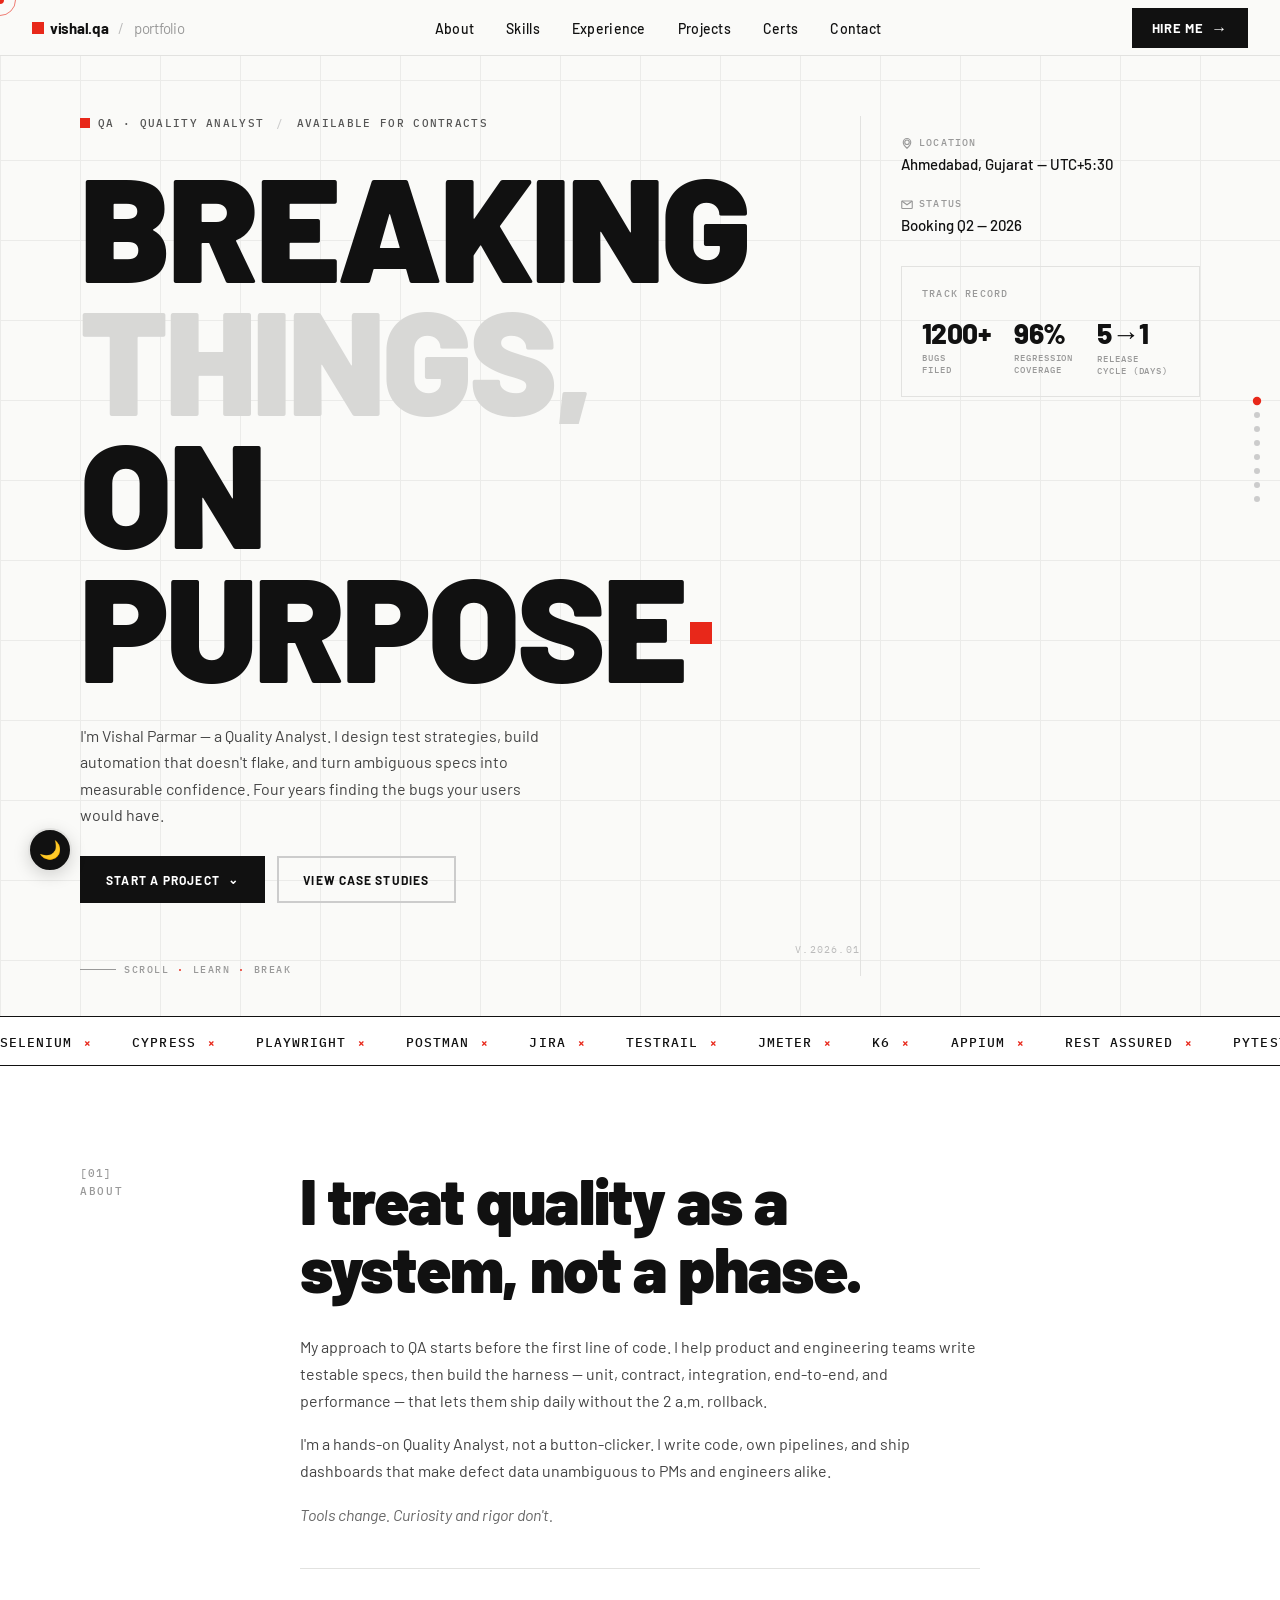
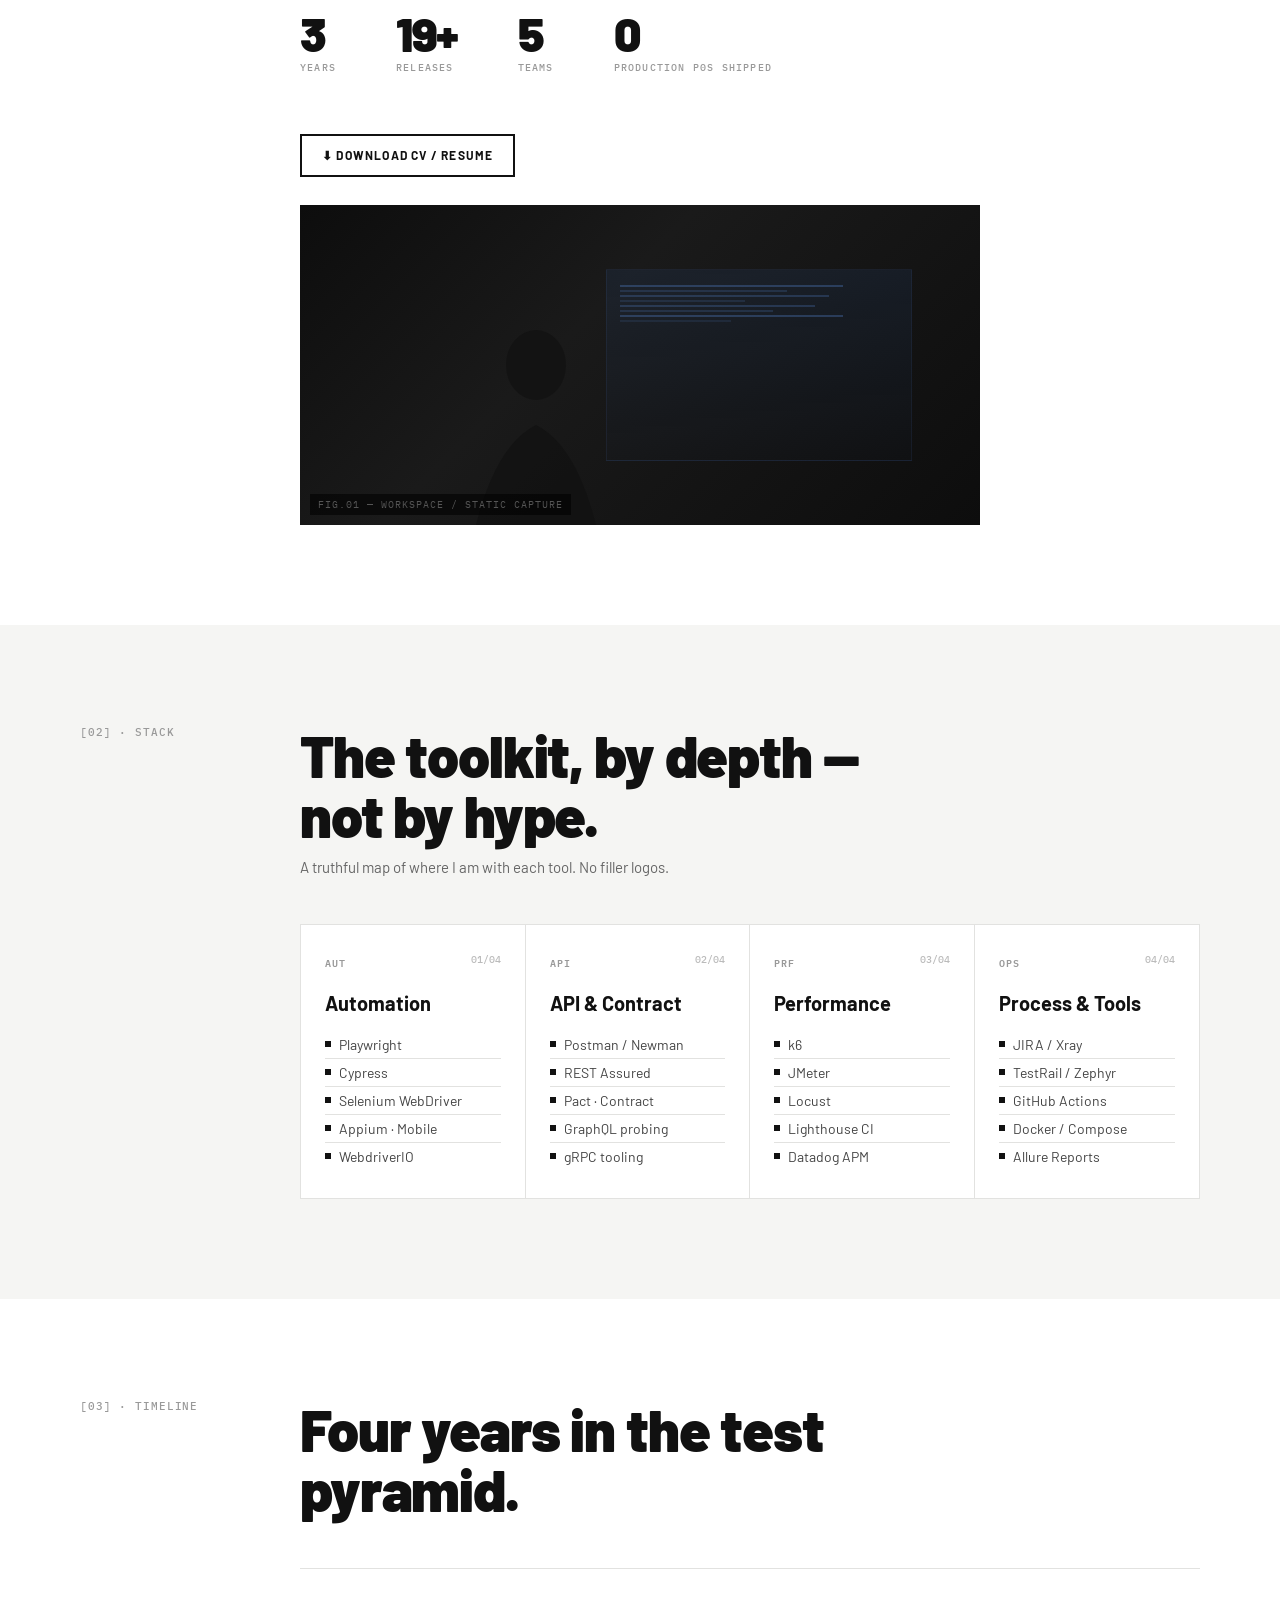
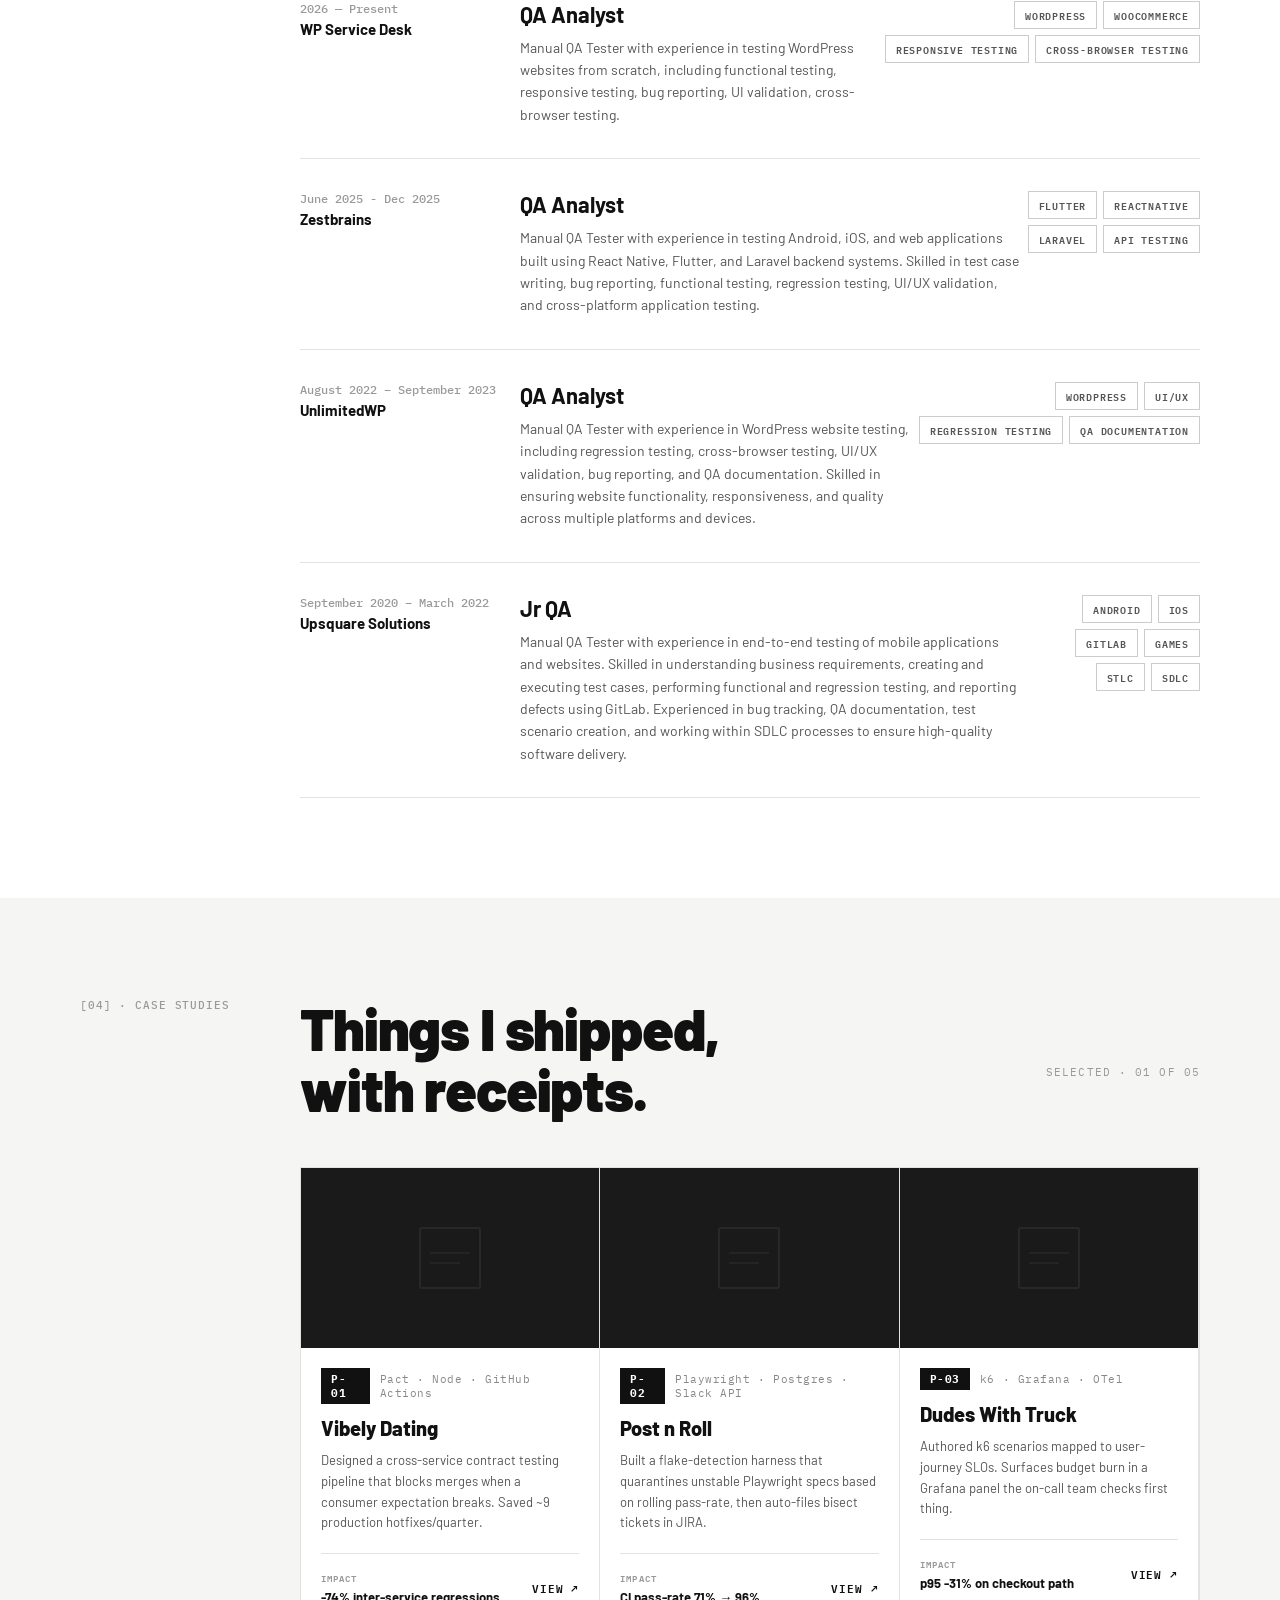
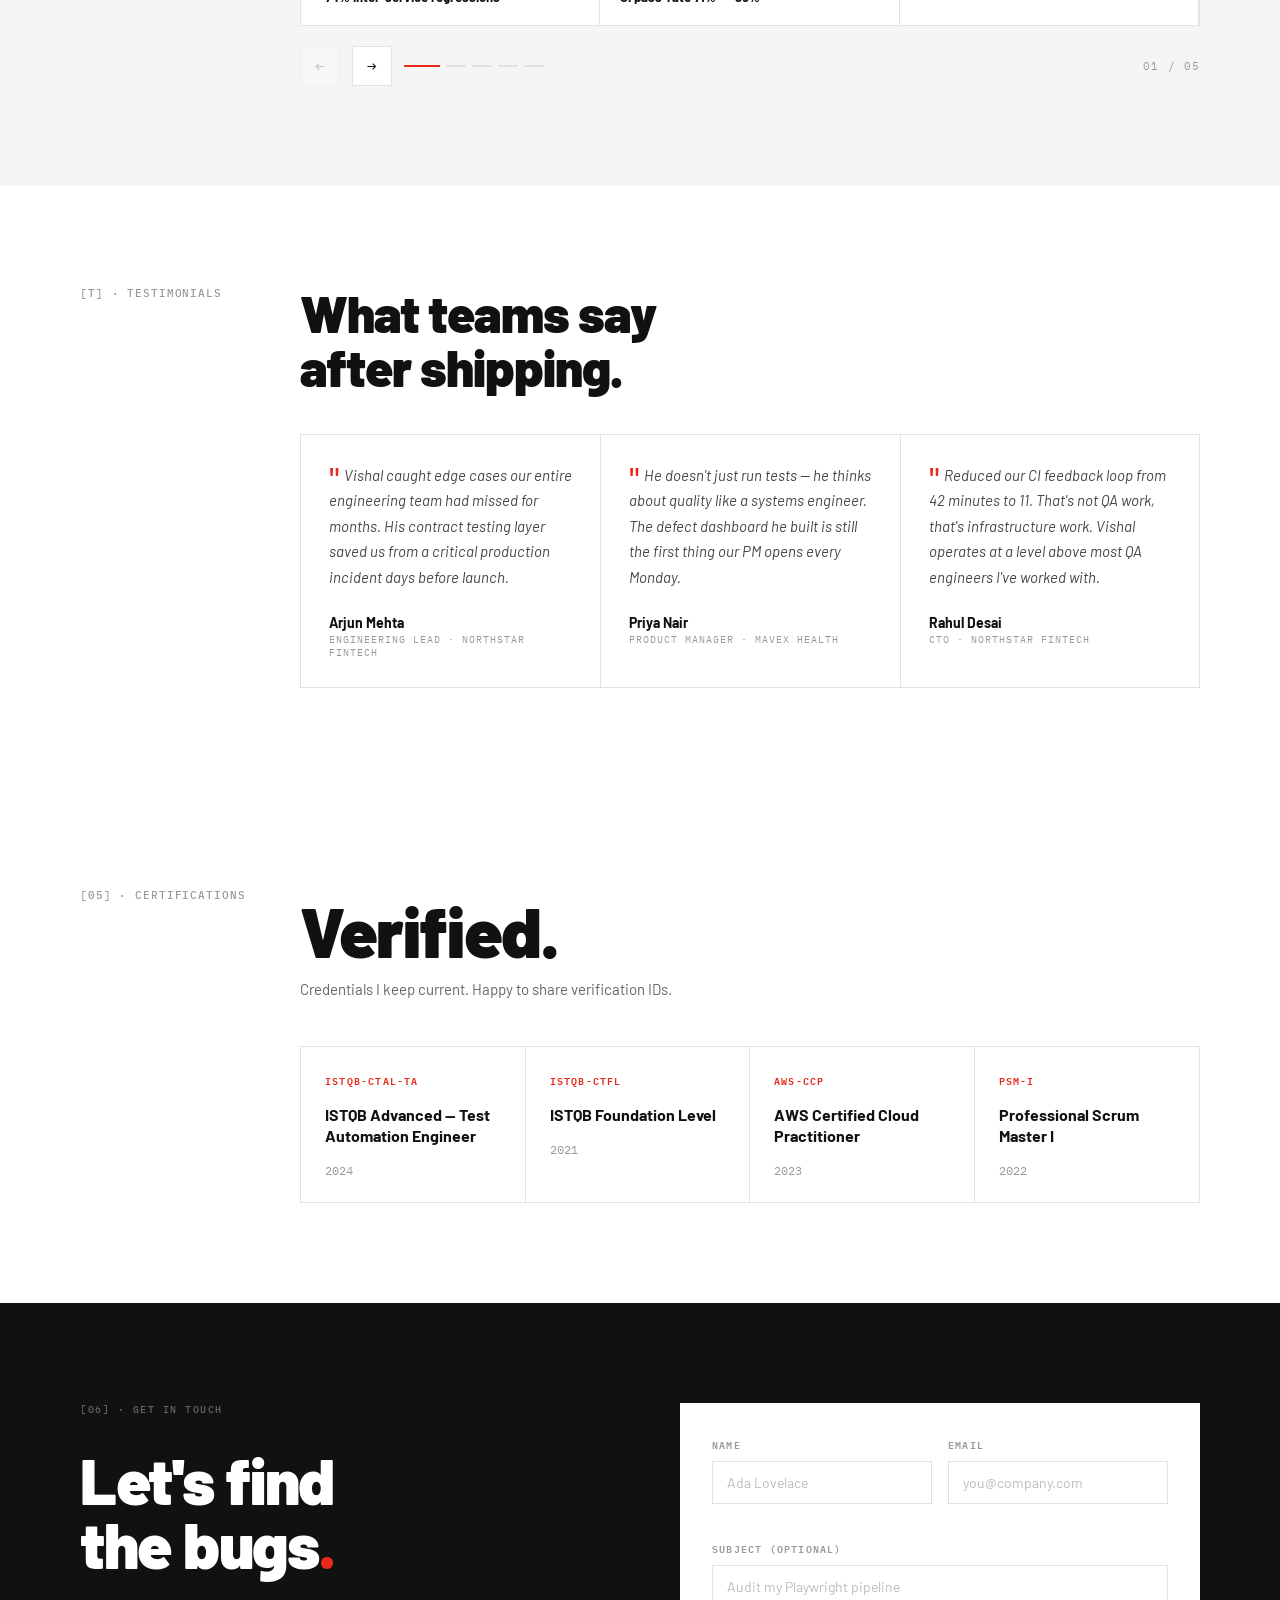
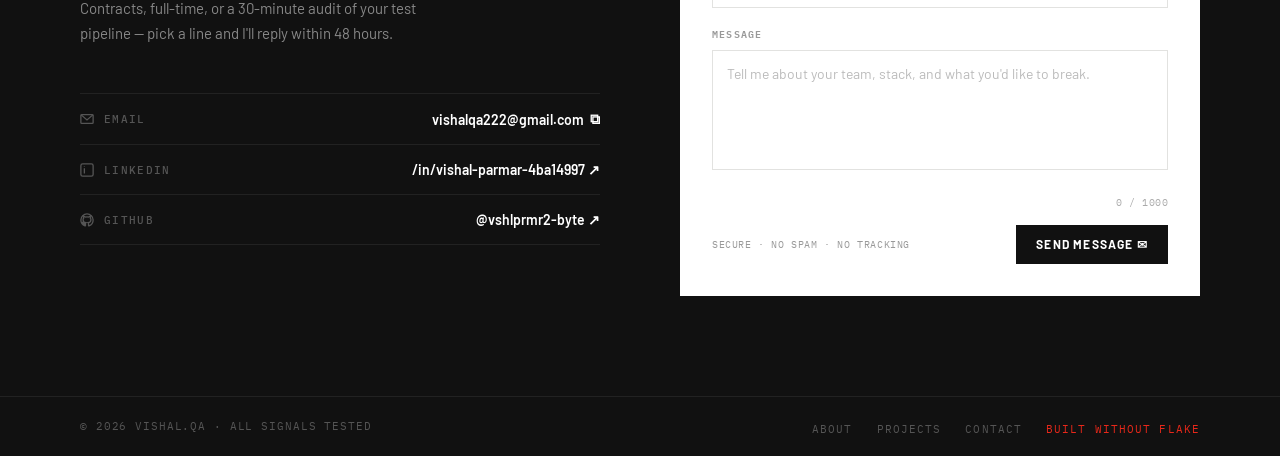
<file: index.html>
<!DOCTYPE html>
<html lang="en">
<head>
<meta charset="UTF-8">
<meta name="viewport" content="width=device-width, initial-scale=1.0">
<title>vishal.qa / portfolio</title>
<meta name="description" content="Vishal Parmar — Quality Analyst. I design test strategies, build automation that doesn't flake, and turn ambiguous specs into measurable confidence.">
<meta name="keywords" content="QA, Quality Analyst, Test Automation, Playwright, Cypress, Selenium, Ahmedabad">
<meta name="author" content="Vishal Parmar">
<meta property="og:title" content="Vishal Parmar — QA Engineer Portfolio">
<meta property="og:description" content="Breaking things on purpose. Quality Analyst with 4 years building automation that doesn't flake.">
<meta property="og:type" content="website">
<meta property="og:url" content="https://vshlprmr2-byte.github.io/VishalQAWebSite/">
<meta name="twitter:card" content="summary_large_image">
<meta name="twitter:title" content="Vishal Parmar — QA Engineer Portfolio">
<meta name="twitter:description" content="Breaking things on purpose. QA Analyst specializing in test automation.">
<link rel="stylesheet" href="style.css">
<link rel="icon" href="data:image/svg+xml,<svg xmlns='http://www.w3.org/2000/svg' viewBox='0 0 32 32'><rect width='32' height='32' fill='%23E8281A'/><circle cx='16' cy='16' r='7' fill='none' stroke='%23fff' stroke-width='2'/><line x1='16' y1='2' x2='16' y2='30' stroke='%23fff' stroke-width='1.5'/><line x1='2' y1='16' x2='30' y2='16' stroke='%23fff' stroke-width='1.5'/></svg>">
<link href="https://fonts.googleapis.com/css2?family=Barlow:ital,wght@0,400;0,500;0,600;0,700;0,800;0,900;1,400;1,700;1,800;1,900&family=Barlow+Condensed:wght@400;500;600;700;800;900&family=IBM+Plex+Mono:wght@400;500&display=swap" rel="stylesheet">

  <!-- Mobile Nav Toggle -->
</head>
<body>

<!-- PAGE LOADER -->
<div class="page-loader" id="pageLoader">
  <div class="loader-logo"><div class="loader-red"></div> vishal.qa</div>
  <div class="loader-bar-wrap"><div class="loader-bar"></div></div>
  <div class="loader-text">initialising test suite...</div>
</div>

<!-- CUSTOM CURSOR -->
<div class="cursor-dot" id="cursorDot"></div>
<div class="cursor-ring" id="cursorRing"></div>

<!-- SCROLL PROGRESS -->
<div class="scroll-progress" id="scrollProgress"></div>

<!-- SECTION DOTS -->
<div class="section-progress" id="sectionProgress"></div>

<!-- BACK TO TOP -->
<a href="#hero" class="back-to-top" id="backToTop">↑</a>

<!-- DARK MODE TOGGLE -->
<button class="dark-toggle" id="darkToggle" title="Toggle dark mode">🌙</button>

<!-- COPY TOAST -->
<div class="copy-toast" id="copyToast">EMAIL COPIED ✓</div>

<!-- NAV -->
<nav>
  <a href="#hero" class="nav-logo">
    <span class="red-sq"></span>
    <span>vishal.qa</span>
    <span class="slash">/</span>
    <span class="portfolio">portfolio</span>
  </a>
  <ul class="nav-links">
    <li><a href="#about">About</a></li>
    <li><a href="#skills">Skills</a></li>
    <li><a href="#experience">Experience</a></li>
    <li><a href="#projects">Projects</a></li>
    <li><a href="#certs">Certs</a></li>
    <li><a href="#contact">Contact</a></li>
  </ul>
  <a href="#contact" class="nav-cta">HIRE ME <span class="arrow">→</span></a>
  <button class="hamburger" onclick="toggleMenu()" aria-label="Menu">
    <span></span><span></span><span></span>
  </button>
</nav>
<div class="mobile-menu" id="mobileMenu">
  <a href="#about" onclick="toggleMenu()">About</a>
  <a href="#skills" onclick="toggleMenu()">Skills</a>
  <a href="#experience" onclick="toggleMenu()">Experience</a>
  <a href="#projects" onclick="toggleMenu()">Projects</a>
  <a href="#certs" onclick="toggleMenu()">Certs</a>
  <a href="#contact" onclick="toggleMenu()">Contact</a>
</div>

<!-- HERO -->
<section id="hero">
  <div class="grid-bg"></div>
  <div class="hero-inner">
    <div class="hero-left">
      <div class="hero-badge">
        <span class="red-sq"></span>
        <span>QA · QUALITY ANALYST</span>
        <span class="divider">/</span>
        <span>AVAILABLE FOR CONTRACTS</span>
      </div>

      <h1 class="hero-title">
        <span class="line-solid"><span class="word word-w1">BREAKING</span></span>
        <span class="line-ghost"><span class="word word-w2">THINGS,</span></span>
        <span class="line-solid"><span class="word word-w3">ON</span></span>
        <span class="line-solid"><span class="word word-w4">PURPOSE</span><span class="red-period"></span></span>
      </h1>

      <p class="hero-desc">
        I'm Vishal Parmar — a Quality Analyst. I design test strategies, build automation that doesn't flake, and turn ambiguous specs into measurable confidence. Four years finding the bugs your users would have.
      </p>

      <div class="hero-btns">
        <a href="#contact" class="btn-primary">START A PROJECT <span>⌄</span></a>
        <a href="#projects" class="btn-secondary">VIEW CASE STUDIES</a>
      </div>

      <div class="hero-scroll-hint">
        SCROLL <span class="dot">·</span> LEARN <span class="dot">·</span> BREAK
      </div>

      <div class="hero-version">V.2026.01</div>
    </div>

    <div class="hero-right">
      <div class="hero-info-block">
        <div class="info-label">
          <svg viewBox="0 0 16 16" fill="none" stroke="currentColor" stroke-width="1.5">
            <circle cx="8" cy="7" r="3"/><path d="M8 2C5.24 2 3 4.24 3 7c0 3.75 5 8 5 8s5-4.25 5-8c0-2.76-2.24-5-5-5z"/>
          </svg>
          LOCATION
        </div>
        <div class="info-value">Ahmedabad, Gujarat — UTC+5:30</div>
      </div>

      <div class="hero-info-block">
        <div class="info-label">
          <svg viewBox="0 0 16 16" fill="none" stroke="currentColor" stroke-width="1.5">
            <polyline points="1 4 8 9 15 4"/><rect x="1" y="4" width="14" height="10" rx="1"/>
          </svg>
          STATUS
        </div>
        <div class="info-value">Booking Q2 — 2026</div>
      </div>

      <div class="track-record-card">
        <div class="track-label">TRACK RECORD</div>
        <div class="track-stats">
          <div class="track-stat">
            <div class="stat-num" id="s-bugs">1,200+</div>
            <div class="stat-label">BUGS<br>FILED</div>
          </div>
          <div class="track-stat">
            <div class="stat-num" id="s-regression">96%</div>
            <div class="stat-label">REGRESSION<br>COVERAGE</div>
          </div>
          <div class="track-stat">
            <div class="stat-num" id="s-release">5→1</div>
            <div class="stat-label">RELEASE<br>CYCLE (DAYS)</div>
          </div>
        </div>
      </div>
    </div>
  </div>
</section>

<!-- TICKER -->
<div class="ticker-wrap">
  <div class="ticker-track" id="ticker">
    <!-- items injected via JS -->
  </div>
</div>

<!-- ABOUT -->
<section id="about">
  <div class="about-inner">
    <div class="about-sidebar">
      <div class="section-num">[01]</div>
      <div class="section-label">ABOUT</div>
    </div>
    <div class="about-right fade-in">
      <h2 class="about-heading">I treat quality as a<br>system, not a phase.</h2>
      <p class="about-body">My approach to QA starts before the first line of code. I help product and engineering teams write testable specs, then build the harness — unit, contract, integration, end-to-end, and performance — that lets them ship daily without the 2 a.m. rollback.</p>
      <p class="about-body">I'm a hands-on Quality Analyst, not a button-clicker. I write code, own pipelines, and ship dashboards that make defect data unambiguous to PMs and engineers alike.</p>
      <p class="about-body"><em>Tools change. Curiosity and rigor don't.</em></p>

      <div class="about-divider"></div>

      <div class="about-stats">
        <div class="astat">
          <div class="astat-num" id="s-years">4</div>
          <div class="astat-label">YEARS</div>
        </div>
        <div class="astat">
          <div class="astat-num" id="s-releases">20+</div>
          <div class="astat-label">RELEASES</div>
        </div>
        <div class="astat">
          <div class="astat-num" id="s-teams">6</div>
          <div class="astat-label">TEAMS</div>
        </div>
        <div class="astat">
          <div class="astat-num" id="s-p0s">0</div>
          <div class="astat-label">PRODUCTION P0S SHIPPED</div>
        </div>
      </div>

      <a href="VishalParmarCV.pdf" class="cv-btn" download>⬇ DOWNLOAD CV / RESUME</a>
      <div class="about-img" style="margin-top:28px;">
        <!-- Dark workspace image using CSS art -->
        <div style="width:100%;height:320px;background:linear-gradient(135deg,#0d0d0d 0%,#1a1a1a 40%,#0d0d0d 100%);position:relative;overflow:hidden;">
          <!-- Monitor glow effect -->
          <div style="position:absolute;right:10%;top:20%;width:45%;height:60%;background:linear-gradient(180deg,rgba(40,80,140,0.15) 0%,rgba(20,40,80,0.05) 100%);border:1px solid rgba(80,120,200,0.1);"></div>
          <!-- Code lines -->
          <div style="position:absolute;right:12%;top:25%;width:41%;display:flex;flex-direction:column;gap:3px;">
            <div style="height:2px;background:rgba(100,160,255,0.25);width:80%;"></div>
            <div style="height:2px;background:rgba(100,160,255,0.15);width:60%;"></div>
            <div style="height:2px;background:rgba(100,160,255,0.2);width:75%;"></div>
            <div style="height:2px;background:rgba(100,160,255,0.12);width:45%;"></div>
            <div style="height:2px;background:rgba(100,160,255,0.2);width:70%;"></div>
            <div style="height:2px;background:rgba(100,160,255,0.15);width:55%;"></div>
            <div style="height:2px;background:rgba(100,160,255,0.25);width:80%;"></div>
            <div style="height:2px;background:rgba(100,160,255,0.1);width:40%;"></div>
          </div>
          <!-- Silhouette -->
          <div style="position:absolute;bottom:0;left:20%;width:200px;height:220px;">
            <svg viewBox="0 0 200 220" style="width:100%;height:100%;opacity:0.7;">
              <ellipse cx="100" cy="60" rx="30" ry="35" fill="#111"/>
              <path d="M40 220 Q60 140 100 120 Q140 140 160 220Z" fill="#111"/>
            </svg>
          </div>
          <div style="position:absolute;bottom:10px;left:10px;font-family:'IBM Plex Mono',monospace;font-size:10px;color:#555;letter-spacing:0.1em;text-transform:uppercase;background:rgba(0,0,0,0.6);padding:4px 8px;">FIG.01 — WORKSPACE / STATIC CAPTURE</div>
        </div>
      </div>
    </div>
  </div>
</section>

<!-- SKILLS -->
<section id="skills">
  <div class="skills-inner">
    <div>
      <div class="section-num">[02] · STACK</div>
    </div>
    <div class="fade-in">
      <h2 class="skills-heading">The toolkit, by depth —<br>not by hype.</h2>
      <p class="skills-sub">A truthful map of where I am with each tool. No filler logos.</p>

      <div class="skills-grid" id="skills-grid">
    </div>
  </div>
</section>

<!-- EXPERIENCE -->
<section id="experience">
  <div class="exp-inner">
    <div>
      <div class="section-num">[03] · TIMELINE</div>
    </div>
    <div class="fade-in">
      <h2 class="exp-heading">Four years in the test<br>pyramid.</h2>
      <div class="exp-list" id="exp-list">
      </div>
    </div>
  </div>
</section>

<!-- PROJECTS -->
<section id="projects">
  <div class="proj-inner">
    <div>
      <div class="section-num">[04] · CASE STUDIES</div>
    </div>
    <div class="fade-in">
      <div class="proj-heading-row">
        <h2 class="proj-heading">Things I shipped,<br>with receipts.</h2>
        <div class="proj-count" id="proj-count">SELECTED · 01 OF 05</div>
      </div>

      <div class="proj-slider-viewport">
        <div class="proj-grid" id="proj-grid"></div>
      </div>

      <div class="proj-controls">
        <button class="proj-arrow" id="proj-prev" aria-label="Previous project">&#8592;</button>
        <button class="proj-arrow" id="proj-next" aria-label="Next project">&#8594;</button>
        <div class="proj-dots" id="proj-dots"></div>
        <span class="proj-slide-counter" id="proj-counter">01 / 05</span>
      </div>
    </div>
  </div>
</section>


<!-- TESTIMONIALS -->
<section id="testimonials">
  <div class="test-inner">
    <div>
      <div class="section-num">[T] · TESTIMONIALS</div>
    </div>
    <div class="fade-in">
      <h2 class="test-heading">What teams say<br>after shipping.</h2>
      <div class="test-grid">
        <div class="test-card">
          <p class="test-quote">Vishal caught edge cases our entire engineering team had missed for months. His contract testing layer saved us from a critical production incident days before launch.</p>
          <div class="test-author">Arjun Mehta</div>
          <div class="test-role">Engineering Lead · Northstar Fintech</div>
        </div>
        <div class="test-card">
          <p class="test-quote">He doesn't just run tests — he thinks about quality like a systems engineer. The defect dashboard he built is still the first thing our PM opens every Monday.</p>
          <div class="test-author">Priya Nair</div>
          <div class="test-role">Product Manager · Mavex Health</div>
        </div>
        <div class="test-card">
          <p class="test-quote">Reduced our CI feedback loop from 42 minutes to 11. That's not QA work, that's infrastructure work. Vishal operates at a level above most QA engineers I've worked with.</p>
          <div class="test-author">Rahul Desai</div>
          <div class="test-role">CTO · Northstar Fintech</div>
        </div>
      </div>
    </div>
  </div>
</section>

<!-- CERTS -->
<section id="certs">
  <div class="certs-inner">
    <div>
      <div class="section-num">[05] · CERTIFICATIONS</div>
    </div>
    <div class="fade-in">
      <h2 class="certs-heading">Verified.</h2>
      <p class="certs-sub">Credentials I keep current. Happy to share verification IDs.</p>

      <div class="certs-grid" id="certs-grid">
      </div>
    </div>
  </div>
</section>

<!-- CONTACT -->
<section id="contact">
  <div class="contact-inner">
    <div class="contact-left">
      <div class="contact-section-label">[06] · GET IN TOUCH</div>
      <h2 class="contact-heading">Let's find<br>the bugs<span class="red-period">.</span></h2>
      <p class="contact-desc">Contracts, full-time, or a 30-minute audit of your test pipeline — pick a line and I'll reply within 48 hours.</p>

      <ul class="contact-links">
        <li class="contact-link">
          <span class="contact-link-label">
            <svg width="14" height="14" viewBox="0 0 16 16" fill="none" stroke="currentColor" stroke-width="1.5"><rect x="1" y="3" width="14" height="10" rx="1"/><polyline points="1 3 8 9 15 3"/></svg>
            EMAIL
          </span>
          <button class="copy-email-btn" onclick="copyEmail()">vishalqa222@gmail.com <span>⧉</span></button>
        </li>
        <li class="contact-link">
          <span class="contact-link-label">
            <svg width="14" height="14" viewBox="0 0 16 16" fill="none" stroke="currentColor" stroke-width="1.5"><rect x="1" y="1" width="14" height="14" rx="2"/><path d="M5 12V6M5 4v-.5"/></svg>
            LINKEDIN
          </span>
          <a href="https://www.linkedin.com/in/vishal-parmar-4ba14997" target="_blank" class="contact-link-val">/in/vishal-parmar-4ba14997 ↗</a>
        </li>
        <li class="contact-link">
          <span class="contact-link-label">
            <svg width="14" height="14" viewBox="0 0 16 16" fill="none" stroke="currentColor" stroke-width="1.5"><path d="M8 1C4.13 1 1 4.13 1 8c0 3.09 2.01 5.72 4.79 6.65.35.06.48-.15.48-.34v-1.2c-1.95.42-2.36-.94-2.36-.94-.32-.81-.78-1.02-.78-1.02-.64-.43.05-.42.05-.42.7.05 1.07.72 1.07.72.62 1.07 1.63.76 2.03.58.06-.45.24-.76.44-.93-1.55-.18-3.19-.78-3.19-3.46 0-.76.27-1.39.72-1.88-.07-.18-.31-.89.07-1.85 0 0 .59-.19 1.93.72a6.7 6.7 0 0 1 3.5 0c1.34-.91 1.93-.72 1.93-.72.38.96.14 1.67.07 1.85.45.49.72 1.12.72 1.88 0 2.69-1.64 3.28-3.2 3.45.25.22.48.65.48 1.31v1.94c0 .19.13.41.49.34A7.001 7.001 0 0 0 15 8C15 4.13 11.87 1 8 1z"/></svg>
            GITHUB
          </span>
          <a href="https://github.com/vshlprmr2-byte" target="_blank" class="contact-link-val">@vshlprmr2-byte ↗</a>
        </li>
      </ul>
    </div>

    <div class="contact-form">
      <div class="form-row">
        <div class="form-group" style="margin-bottom:0;">
          <label class="form-label">NAME</label>
          <input type="text" id="f-name" class="form-input" placeholder="Ada Lovelace"><span class="field-error" id="err-name"></span>
        </div>
        <div class="form-group" style="margin-bottom:0;">
          <label class="form-label">EMAIL</label>
          <input type="email" id="f-email" class="form-input" placeholder="you@company.com"><span class="field-error" id="err-email"></span>
        </div>
      </div>
      <div class="form-group">
        <label class="form-label">SUBJECT (OPTIONAL)</label>
        <input type="text" id="f-subject" class="form-input" placeholder="Audit my Playwright pipeline">
      </div>
      <div class="form-group">
        <label class="form-label">MESSAGE</label>
        <textarea id="f-message" class="form-textarea" placeholder="Tell me about your team, stack, and what you'd like to break." maxlength="1000" oninput="updateCharCount()"></textarea><span class="field-error" id="err-message"></span><div class="char-count" id="char-count">0 / 1000</div>
      </div>
      <div id="form-success" class="form-success-msg">✓ MESSAGE SENT — I'LL REPLY WITHIN 48 HOURS</div>
      <div class="form-footer">
        <span class="form-trust">SECURE · NO SPAM · NO TRACKING</span>
        <button class="btn-send" onclick="handleSend()">SEND MESSAGE ✉</button>
      </div>
    </div>
  </div>
</section>

<!-- FOOTER -->
<footer>
  <span class="footer-copy">© 2026 VISHAL.QA · ALL SIGNALS TESTED</span>
  <ul class="footer-links">
    <li><a href="#about">ABOUT</a></li>
    <li><a href="#projects">PROJECTS</a></li>
    <li><a href="#contact">CONTACT</a></li>
    <li><a href="#" class="built">BUILT WITHOUT FLAKE</a></li>
  </ul>
</footer>

<script>
  // ─── TICKER ───
  const tools = ['SELENIUM','CYPRESS','PLAYWRIGHT','POSTMAN','JIRA','TESTRAIL','JMETER','K6','APPIUM','REST ASSURED','PYTEST','ALLURE','GITHUB ACTIONS','PACT','GRAFANA','DOCKER'];
  const ticker = document.getElementById('ticker');
  const items = [...tools, ...tools]; // double for seamless loop
  ticker.innerHTML = items.map(t =>
    `<span class="ticker-item">${t}<span class="x">×</span></span>`
  ).join('');

  // ─── FADE IN ───
  const observer = new IntersectionObserver((entries) => {
    entries.forEach(e => {
      if (e.isIntersecting) {
        e.target.classList.add('visible');
      }
    });
  }, { threshold: 0.1 });

  document.querySelectorAll('.fade-in').forEach(el => observer.observe(el));

  // ─── SEND ───
  // ─── FORM VALIDATION ───
  function validateEmail(email) {
    return /^[^\s@]+@[^\s@]+\.[^\s@]+$/.test(email);
  }

  function setFieldState(input, errorEl, isValid, msg) {
    input.classList.toggle('error', !isValid);
    input.classList.toggle('success', isValid);
    errorEl.textContent = isValid ? '' : msg;
  }

  function clearFieldState(input, errorEl) {
    input.classList.remove('error', 'success');
    errorEl.textContent = '';
  }

  // Live validation on blur
  document.getElementById('f-name').addEventListener('blur', function() {
    const val = this.value.trim();
    setFieldState(this, document.getElementById('err-name'),
      val.length >= 2, val.length === 0 ? 'NAME IS REQUIRED' : 'NAME IS TOO SHORT');
  });
  document.getElementById('f-name').addEventListener('input', function() {
    if (this.classList.contains('error')) {
      const val = this.value.trim();
      setFieldState(this, document.getElementById('err-name'),
        val.length >= 2, val.length === 0 ? 'NAME IS REQUIRED' : 'NAME IS TOO SHORT');
    }
  });

  document.getElementById('f-email').addEventListener('blur', function() {
    const val = this.value.trim();
    setFieldState(this, document.getElementById('err-email'),
      validateEmail(val), val.length === 0 ? 'EMAIL IS REQUIRED' : 'ENTER A VALID EMAIL ADDRESS');
  });
  document.getElementById('f-email').addEventListener('input', function() {
    if (this.classList.contains('error')) {
      const val = this.value.trim();
      setFieldState(this, document.getElementById('err-email'),
        validateEmail(val), val.length === 0 ? 'EMAIL IS REQUIRED' : 'ENTER A VALID EMAIL ADDRESS');
    }
  });

  document.getElementById('f-message').addEventListener('blur', function() {
    const val = this.value.trim();
    setFieldState(this, document.getElementById('err-message'),
      val.length >= 10, val.length === 0 ? 'MESSAGE IS REQUIRED' : 'MESSAGE IS TOO SHORT (MIN 10 CHARS)');
  });
  document.getElementById('f-message').addEventListener('input', function() {
    if (this.classList.contains('error')) {
      const val = this.value.trim();
      setFieldState(this, document.getElementById('err-message'),
        val.length >= 10, val.length === 0 ? 'MESSAGE IS REQUIRED' : 'MESSAGE IS TOO SHORT (MIN 10 CHARS)');
    }
  });

  function updateCharCount() {
    const ta = document.getElementById('f-message');
    const cc = document.getElementById('char-count');
    const len = ta.value.length;
    cc.textContent = len + ' / 1000';
    cc.className = 'char-count' + (len > 900 ? ' over' : len > 700 ? ' warn' : '');
  }

  async function handleSend() {
    const name    = document.getElementById('f-name');
    const email   = document.getElementById('f-email');
    const subject = document.getElementById('f-subject');
    const message = document.getElementById('f-message');
    const btn     = document.querySelector('.btn-send');

    const nameVal    = name.value.trim();
    const emailVal   = email.value.trim();
    const messageVal = message.value.trim();

    let valid = true;

    // Validate name
    if (nameVal.length < 2) {
      setFieldState(name, document.getElementById('err-name'), false,
        nameVal.length === 0 ? 'NAME IS REQUIRED' : 'NAME IS TOO SHORT');
      valid = false;
    } else {
      setFieldState(name, document.getElementById('err-name'), true, '');
    }

    // Validate email
    if (!validateEmail(emailVal)) {
      setFieldState(email, document.getElementById('err-email'), false,
        emailVal.length === 0 ? 'EMAIL IS REQUIRED' : 'ENTER A VALID EMAIL ADDRESS');
      valid = false;
    } else {
      setFieldState(email, document.getElementById('err-email'), true, '');
    }

    // Validate message
    if (messageVal.length < 10) {
      setFieldState(message, document.getElementById('err-message'), false,
        messageVal.length === 0 ? 'MESSAGE IS REQUIRED' : 'MESSAGE IS TOO SHORT (MIN 10 CHARS)');
      valid = false;
    } else {
      setFieldState(message, document.getElementById('err-message'), true, '');
    }

    if (!valid) {
      // Shake the button
      btn.style.transform = 'translateX(-6px)';
      setTimeout(() => btn.style.transform = 'translateX(6px)', 80);
      setTimeout(() => btn.style.transform = 'translateX(-4px)', 160);
      setTimeout(() => btn.style.transform = 'translateX(0)', 240);
      return;
    }

    // ── FORMSPREE SUBMISSION ──
    btn.textContent = 'SENDING...';
    btn.disabled = true;
    btn.style.opacity = '0.7';

    try {
      const formData = new FormData();
      formData.append('name',    nameVal);
      formData.append('email',   emailVal);
      formData.append('subject', subject.value.trim() || '(no subject)');
      formData.append('message', messageVal);

      const res = await fetch('https://formspree.io/f/mqenrgnz', {
        method:  'POST',
        body:    formData,
        headers: { 'Accept': 'application/json' }
      });

      if (res.ok) {
        // ── SUCCESS ──
        btn.textContent = 'SENT ✓';
        btn.style.background = '#1a7a3a';
        btn.style.opacity = '1';
        document.getElementById('form-success').style.display = 'block';

        // Reset after 4s
        setTimeout(() => {
          name.value = ''; email.value = '';
          subject.value = ''; message.value = '';
          [name, email, message].forEach(el => el.classList.remove('error','success'));
          ['err-name','err-email','err-message'].forEach(id => {
            document.getElementById(id).textContent = '';
          });
          document.getElementById('char-count').textContent = '0 / 1000';
          btn.textContent = 'SEND MESSAGE ✉';
          btn.style.background = '';
          btn.disabled = false;
          document.getElementById('form-success').style.display = 'none';
        }, 4000);

      } else {
        const json = await res.json().catch(() => ({}));
        throw new Error(json?.errors?.map(e => e.message).join(', ') || 'Server error');
      }

    } catch (err) {
      btn.textContent = 'FAILED — TRY AGAIN';
      btn.style.background = '#7a1a1a';
      btn.style.opacity = '1';
      btn.disabled = false;
      setTimeout(() => {
        btn.textContent = 'SEND MESSAGE ✉';
        btn.style.background = '';
      }, 3500);
      console.error('Formspree error:', err.message);
    }
  }

  // ─── NAV active highlight ───
  const sections = document.querySelectorAll('section[id]');
  const navLinks = document.querySelectorAll('.nav-links a');

  window.addEventListener('scroll', () => {
    let current = '';
    sections.forEach(s => {
      if (window.scrollY >= s.offsetTop - 100) current = s.id;
    });
    navLinks.forEach(a => {
      a.style.color = a.getAttribute('href') === '#' + current ? 'var(--red)' : '';
    });
  });
</script>

<script>
  /* ╔══════════════════════════════════════════════════════════════╗
     ║           PORTFOLIO CONFIG — EDIT EVERYTHING HERE           ║
     ║  Stats · Skills · Experience · Projects · Certifications    ║
     ╚══════════════════════════════════════════════════════════════╝ */

  // ── STATS ──────────────────────────────────────────────────────
  const STATS = {
    bugsField:          "1,200+",
    regressionCoverage: "96%",
    releaseCycle:       "5→1",
    years:              "4",
    releases:           "20+",
    teams:              "6",
    p0sShipped:         "0",
  };

  // ── SKILLS ─────────────────────────────────────────────────────
  const SKILLS = [
    {
      tag: "AUT", num: "01/04", title: "Automation",
      items: ["Playwright","Cypress","Selenium WebDriver","Appium · Mobile","WebdriverIO"]
    },
    {
      tag: "API", num: "02/04", title: "API & Contract",
      items: ["Postman / Newman","REST Assured","Pact · Contract","GraphQL probing","gRPC tooling"]
    },
    {
      tag: "PRF", num: "03/04", title: "Performance",
      items: ["k6","JMeter","Locust","Lighthouse CI","Datadog APM"]
    },
    {
      tag: "OPS", num: "04/04", title: "Process & Tools",
      items: ["JIRA / Xray","TestRail / Zephyr","GitHub Actions","Docker / Compose","Allure Reports"]
    },
  ];

  // ── EXPERIENCE ─────────────────────────────────────────────────
  const EXPERIENCE = [
    {
      dates:   "2026 — Present",
      company: "WP Service Desk",
      title:   "QA Analyst",
      desc:    "Manual QA Tester with experience in testing WordPress websites from scratch, including functional testing, responsive testing, bug reporting, UI validation, cross-browser testing.",
      tags:    [["Wordpress","WooCommerce"],["Responsive Testing","Cross-Browser Testing"]]
    },
    {
      dates:   "June 2025 - Dec 2025",
      company: "Zestbrains",
      title:   "QA Analyst",
      desc:    "Manual QA Tester with experience in testing Android, iOS, and web applications built using React Native, Flutter, and Laravel backend systems. Skilled in test case writing, bug reporting, functional testing, regression testing, UI/UX validation, and cross-platform application testing.",
      tags:    [["Flutter","Reactnative"],["Laravel","API Testing"]]
    },
{
      dates:   "August 2022 – September 2023",
      company: "UnlimitedWP",
      title:   "QA Analyst",
      desc:    "Manual QA Tester with experience in WordPress website testing, including regression testing, cross-browser testing, UI/UX validation, bug reporting, and QA documentation. Skilled in ensuring website functionality, responsiveness, and quality across multiple platforms and devices.",
      tags:    [["Wordpress","UI/UX"],["Regression  Testing","QA Documentation"]]
    },
{
      dates:   "September 2020 – March 2022",
      company: "Upsquare Solutions",
      title:   "Jr QA",
      desc:    "Manual QA Tester with experience in end-to-end testing of mobile applications and websites. Skilled in understanding business requirements, creating and executing test cases, performing functional and regression testing, and reporting defects using GitLab. Experienced in bug tracking, QA documentation, test scenario creation, and working within SDLC processes to ensure high-quality software delivery.",
      tags:    [["Android","IOS"],["Gitlab","Games"],["STLC","SDLC"]]
    },


  ];

  // ── PROJECTS ───────────────────────────────────────────────────
  const PROJECTS = [
    {
      id:     "P-01",
      tech:   "Pact · Node · GitHub Actions",
      title:  "Vibely Dating",
      desc:   "Designed a cross-service contract testing pipeline that blocks merges when a consumer expectation breaks. Saved ~9 production hotfixes/quarter.",
      impact: "-74% inter-service regressions",
      link:   "https://apps.apple.com/us/app/vibely-dating/id6753678236"
    },
    {
      id:     "P-02",
      tech:   "Playwright · Postgres · Slack API",
      title:  "Post n Roll",
      desc:   "Built a flake-detection harness that quarantines unstable Playwright specs based on rolling pass-rate, then auto-files bisect tickets in JIRA.",
      impact: "CI pass-rate 71% → 96%",
      link:   "https://post-n-roll.com/"
    },
    {
      id:     "P-03",
      tech:   "k6 · Grafana · OTel",
      title:  "Dudes With Truck",
      desc:   "Authored k6 scenarios mapped to user-journey SLOs. Surfaces budget burn in a Grafana panel the on-call team checks first thing.",
      impact: "p95 -31% on checkout path",
      link:   "https://dudeswithtrucks.com/"
    },
{
      id:     "P-04",
      tech:   "k6 · Grafana · OTel",
      title:  "FaceCard AI",
      desc:   "Authored k6 scenarios mapped to user-journey SLOs. Surfaces budget burn in a Grafana panel the on-call team checks first thing.",
      impact: "p95 -31% on checkout path",
      link:   "https://apps.apple.com/us/app/facecard-ai/id6743083576"
    },
{
      id:     "P-05",
      tech:   "Wordpress",
      title:  "Summit Roofing",
      desc:   "Built a flake-detection harness that quarantines unstable Playwright specs based on rolling pass-rate, then auto-files bisect tickets in JIRA.",
      impact: "CI pass-rate 71% → 96%",
      link:   "https://go.summitroofingwilmington.com/"
    },

  ];

  // ── CERTIFICATIONS ─────────────────────────────────────────────
  const CERTIFICATIONS = [
    { code: "ISTQB-CTAL-TA", name: "ISTQB Advanced — Test Automation Engineer", year: "2024" },
    { code: "ISTQB-CTFL",    name: "ISTQB Foundation Level",                     year: "2021" },
    { code: "AWS-CCP",       name: "AWS Certified Cloud Practitioner",            year: "2023" },
    { code: "PSM-I",         name: "Professional Scrum Master I",                 year: "2022" },
  ];

  /* ════════════════════════════════════════════════════════════════
     AUTO-RENDER — no need to edit below this line
     ════════════════════════════════════════════════════════════════ */

  // Apply stats
  document.getElementById("s-bugs").textContent       = STATS.bugsField;
  document.getElementById("s-regression").textContent = STATS.regressionCoverage;
  document.getElementById("s-release").textContent    = STATS.releaseCycle;
  document.getElementById("s-years").textContent      = STATS.years;
  document.getElementById("s-releases").textContent   = STATS.releases;
  document.getElementById("s-teams").textContent      = STATS.teams;
  document.getElementById("s-p0s").textContent        = STATS.p0sShipped;

  // Render skills
  const skillsGrid = document.getElementById("skills-grid");
  skillsGrid.innerHTML = SKILLS.map(s => `
    <div class="skill-card">
      <div class="skill-card-header">
        <span class="skill-tag">${s.tag}</span>
        <span class="skill-num">${s.num}</span>
      </div>
      <div class="skill-title">${s.title}</div>
      <ul class="skill-list">
        ${s.items.map(i => `<li>${i}</li>`).join("")}
      </ul>
    </div>
  `).join("");

  // Render experience
  const expList = document.getElementById("exp-list");
  expList.innerHTML = EXPERIENCE.map(e => `
    <div class="exp-item">
      <div>
        <div class="exp-dates">${e.dates}</div>
        <div class="exp-company">${e.company}</div>
      </div>
      <div>
        <div class="exp-title">${e.title}</div>
        <p class="exp-desc">${e.desc}</p>
      </div>
      <div class="exp-tags">
        ${e.tags.map(row => `
          <div class="exp-tag-row">
            ${row.map(t => `<span class="exp-tag">${t}</span>`).join("")}
          </div>
        `).join("")}
      </div>
    </div>
  `).join("");

  // Render projects + init slider
  const projGrid = document.getElementById("proj-grid");
  projGrid.innerHTML = PROJECTS.map(p => `
    <div class="proj-card">
      <div class="proj-img-placeholder">
        <svg width="80" height="80" viewBox="0 0 80 80" fill="none">
          <rect x="10" y="10" width="60" height="60" rx="2" stroke="white" stroke-width="2" opacity="0.3"/>
          <line x1="20" y1="35" x2="60" y2="35" stroke="white" stroke-width="1.5" opacity="0.3"/>
          <line x1="20" y1="45" x2="50" y2="45" stroke="white" stroke-width="1.5" opacity="0.3"/>
        </svg>
      </div>
      <div class="proj-body">
        <div class="proj-id-row">
          <span class="proj-id">${p.id}</span>
          <span class="proj-tech">${p.tech}</span>
        </div>
        <div class="proj-title">${p.title}</div>
        <p class="proj-desc">${p.desc}</p>
        <div class="proj-footer">
          <div>
            <div class="proj-impact-label">IMPACT</div>
            <div class="proj-impact-val">${p.impact}</div>
          </div>
          <a href="${p.link}" target="_blank" class="proj-read">VIEW ↗</a>
        </div>
      </div>
    </div>
  `).join("");

  // ── PROJECT SLIDER ─────────────────────────────────────────────
  (function initProjSlider() {
    const viewport = document.querySelector(".proj-slider-viewport");
    const track    = document.getElementById("proj-grid");
    const prevBtn  = document.getElementById("proj-prev");
    const nextBtn  = document.getElementById("proj-next");
    const dotsWrap = document.getElementById("proj-dots");
    const counter  = document.getElementById("proj-counter");
    const countLbl = document.getElementById("proj-count");
    const total    = PROJECTS.length;
    let current    = 0;

    // Build dots
    dotsWrap.innerHTML = PROJECTS.map((_, i) =>
      `<button class="proj-dot${i === 0 ? " active" : ""}" data-i="${i}" aria-label="Go to slide ${i+1}"></button>`
    ).join("");

    function visibleCount() {
      const w = window.innerWidth;
      if (w <= 768)  return 1;
      if (w <= 1024) return 2;
      return 3;
    }

    function maxIndex() {
      return Math.max(0, total - visibleCount());
    }

    function pad(n) { return String(n).padStart(2, "0"); }

    function goTo(idx) {
      current = Math.max(0, Math.min(idx, maxIndex()));

      // Use viewport width divided by visible cards for pixel-perfect offset
      const cardW = viewport.offsetWidth / visibleCount();
      track.style.transform = `translateX(-${current * cardW}px)`;

      // Sync dots
      dotsWrap.querySelectorAll(".proj-dot").forEach((d, i) =>
        d.classList.toggle("active", i === current)
      );

      // Sync counters
      const disp = current + 1;
      counter.textContent  = `${pad(disp)} / ${pad(total)}`;
      countLbl.textContent = `SELECTED · ${pad(disp)} OF ${pad(total)}`;

      // Sync arrow states
      prevBtn.disabled = current === 0;
      nextBtn.disabled = current >= maxIndex();
    }

    // Arrow clicks
    prevBtn.addEventListener("click", () => goTo(current - 1));
    nextBtn.addEventListener("click", () => goTo(current + 1));

    // Dot clicks
    dotsWrap.addEventListener("click", e => {
      const btn = e.target.closest(".proj-dot");
      if (btn) goTo(parseInt(btn.dataset.i));
    });

    // Touch / swipe
    let touchStartX = 0;
    track.addEventListener("touchstart", e => {
      touchStartX = e.touches[0].clientX;
    }, { passive: true });
    track.addEventListener("touchend", e => {
      const diff = touchStartX - e.changedTouches[0].clientX;
      if (Math.abs(diff) > 40) goTo(diff > 0 ? current + 1 : current - 1);
    });

    // Keyboard (only when section is visible)
    document.addEventListener("keydown", e => {
      const rect = document.getElementById("projects").getBoundingClientRect();
      if (rect.top < window.innerHeight && rect.bottom > 0) {
        if (e.key === "ArrowRight") goTo(current + 1);
        if (e.key === "ArrowLeft")  goTo(current - 1);
      }
    });

    // Recalculate on window resize
    let resizeTimer;
    window.addEventListener("resize", () => {
      clearTimeout(resizeTimer);
      resizeTimer = setTimeout(() => goTo(current), 80);
    });

    // Init
    goTo(0);
  })();

  // Render certifications
  const certsGrid = document.getElementById("certs-grid");
  certsGrid.innerHTML = CERTIFICATIONS.map(c => `
    <div class="cert-card">
      <div class="cert-code">${c.code}</div>
      <div class="cert-name">${c.name}</div>
      <div class="cert-year">${c.year}</div>
    </div>
  `).join("");

</script>


<script>
  // ── PAGE LOADER ──
  window.addEventListener('load', () => {
    setTimeout(() => {
      document.getElementById('pageLoader').classList.add('hidden');
    }, 1400);
  });

  // ── CUSTOM CURSOR ──
  const dot  = document.getElementById('cursorDot');
  const ring = document.getElementById('cursorRing');
  let mx = 0, my = 0, rx = 0, ry = 0;

  document.addEventListener('mousemove', e => {
    mx = e.clientX; my = e.clientY;
    dot.style.left  = mx + 'px';
    dot.style.top   = my + 'px';
  });

  function animateRing() {
    rx += (mx - rx) * 0.12;
    ry += (my - ry) * 0.12;
    ring.style.left = rx + 'px';
    ring.style.top  = ry + 'px';
    requestAnimationFrame(animateRing);
  }
  animateRing();

  document.querySelectorAll('a, button, .proj-card, .skill-card, .cert-card').forEach(el => {
    el.addEventListener('mouseenter', () => ring.classList.add('hovering'));
    el.addEventListener('mouseleave', () => ring.classList.remove('hovering'));
  });

  document.addEventListener('mouseleave', () => { dot.style.opacity = '0'; ring.style.opacity = '0'; });
  document.addEventListener('mouseenter', () => { dot.style.opacity = '1'; ring.style.opacity = '0.6'; });

  // ── SCROLL PROGRESS BAR ──
  window.addEventListener('scroll', () => {
    const scrollTop = window.scrollY;
    const docHeight = document.body.scrollHeight - window.innerHeight;
    const pct = (scrollTop / docHeight) * 100;
    document.getElementById('scrollProgress').style.width = pct + '%';

    // Back to top visibility
    const btt = document.getElementById('backToTop');
    scrollTop > 400 ? btt.classList.add('visible') : btt.classList.remove('visible');
  });

  // ── SECTION PROGRESS DOTS ──
  const sectionIds = ['hero','about','skills','experience','projects','testimonials','certs','contact'];
  const progWrap = document.getElementById('sectionProgress');
  sectionIds.forEach((id, i) => {
    const d = document.createElement('div');
    d.className = 'prog-dot';
    d.title = id;
    d.addEventListener('click', () => document.getElementById(id)?.scrollIntoView({behavior:'smooth'}));
    progWrap.appendChild(d);
  });

  const progDots = progWrap.querySelectorAll('.prog-dot');
  const sectionEls = sectionIds.map(id => document.getElementById(id)).filter(Boolean);

  const progObserver = new IntersectionObserver(entries => {
    entries.forEach(entry => {
      if (entry.isIntersecting) {
        const idx = sectionIds.indexOf(entry.target.id);
        progDots.forEach((d,i) => d.classList.toggle('active', i === idx));
      }
    });
  }, { threshold: 0.4 });
  sectionEls.forEach(s => progObserver.observe(s));

  // ── DARK MODE ──
  const darkToggle = document.getElementById('darkToggle');
  const saved = localStorage.getItem('darkMode');
  if (saved === 'true') { document.body.classList.add('dark-mode'); darkToggle.textContent = '☀️'; }

  darkToggle.addEventListener('click', () => {
    document.body.classList.toggle('dark-mode');
    const isDark = document.body.classList.contains('dark-mode');
    darkToggle.textContent = isDark ? '☀️' : '🌙';
    localStorage.setItem('darkMode', isDark);
  });

  // ── COUNTER ANIMATION ──
  function animateCounter(el, target, suffix = '', duration = 1600) {
    const isFloat = target % 1 !== 0;
    let start = null;
    const step = (ts) => {
      if (!start) start = ts;
      const progress = Math.min((ts - start) / duration, 1);
      const ease = 1 - Math.pow(1 - progress, 3);
      const current = isFloat ? (ease * target).toFixed(1) : Math.floor(ease * target);
      el.textContent = current + suffix;
      if (progress < 1) requestAnimationFrame(step);
      else el.textContent = target + suffix;
    };
    requestAnimationFrame(step);
  }

  const counters = [
    { id: 's-bugs',       target: 1200, suffix: '+' },
    { id: 's-regression', target: 96,   suffix: '%' },
    { id: 's-years',      target: 4,    suffix: '' },
    { id: 's-releases',   target: 20,   suffix: '+' },
    { id: 's-teams',      target: 6,    suffix: '' },
    { id: 's-p0s',        target: 0,    suffix: '' },
  ];

  const counterObserver = new IntersectionObserver(entries => {
    entries.forEach(entry => {
      if (entry.isIntersecting) {
        const found = counters.find(c => c.id === entry.target.id);
        if (found) {
          animateCounter(entry.target, found.target, found.suffix);
          counterObserver.unobserve(entry.target);
        }
      }
    });
  }, { threshold: 0.5 });

  counters.forEach(c => {
    const el = document.getElementById(c.id);
    if (el) counterObserver.observe(el);
  });

  // ── PARALLAX HERO ──
  window.addEventListener('scroll', () => {
    const hero = document.querySelector('.hero-title');
    if (hero) {
      hero.style.transform = 'translateY(' + (window.scrollY * 0.18) + 'px)';
    }
  });

  // ── COPY EMAIL ──
  function copyEmail() {
    navigator.clipboard.writeText('vishalqa222@gmail.com').then(() => {
      const toast = document.getElementById('copyToast');
      toast.classList.add('show');
      setTimeout(() => toast.classList.remove('show'), 2500);
    });
  }
</script>

<script>
  function toggleMenu() {
    document.getElementById('mobileMenu').classList.toggle('open');
  }
</script>
</body>
</html>
</file>
<file: style.css>
*, *::before, *::after { box-sizing: border-box; margin: 0; padding: 0; }

  :root {
    --red: #E8281A;
    --black: #111111;
    --white: #ffffff;
    --gray-light: #f5f5f3;
    --gray-mid: #e8e8e6;
    --gray-text: #888;
    --grid-color: #e2e2e0;
    --font-main: 'Barlow', sans-serif;
    --font-mono: 'IBM Plex Mono', monospace;
  }

  html { scroll-behavior: smooth; }

  body {
    font-family: var(--font-main);
    background: #fafaf8;
    color: var(--black);
    overflow-x: hidden;
  }

  /* ─── NAV ─── */
  nav {
    position: fixed; top: 0; left: 0; right: 0; z-index: 100;
    display: flex; align-items: center; justify-content: space-between;
    padding: 0 32px;
    height: 56px;
    background: rgba(250,250,248,0.96);
    backdrop-filter: blur(8px);
    border-bottom: 1px solid var(--grid-color);
  }

  .nav-logo {
    display: flex; align-items: center; gap: 6px;
    font-family: var(--font-main);
    font-weight: 700;
    font-size: 15px;
    letter-spacing: -0.3px;
    color: var(--black);
    text-decoration: none;
  }
  .nav-logo .red-sq {
    width: 12px; height: 12px;
    background: var(--red);
    flex-shrink: 0;
  }
  .nav-logo .slash { color: #bbb; font-weight: 400; margin: 0 4px; }
  .nav-logo .portfolio { font-weight: 400; color: #999; }

  .nav-links {
    display: flex; gap: 32px; list-style: none;
  }
  .nav-links a {
    font-size: 14px; font-weight: 500;
    color: var(--black); text-decoration: none;
    letter-spacing: 0.02em;
    transition: color 0.15s;
  }
  .nav-links a:hover { color: var(--red); }

  .nav-cta {
    display: flex; align-items: center; gap: 8px;
    padding: 10px 20px;
    background: var(--black); color: var(--white);
    font-family: var(--font-main);
    font-size: 13px; font-weight: 700;
    letter-spacing: 0.05em; text-transform: uppercase;
    border: none; cursor: pointer;
    text-decoration: none;
    transition: background 0.15s;
  }
  .nav-cta:hover { background: #333; }
  .nav-cta .arrow { font-size: 16px; }

  /* ─── GRID BACKGROUND ─── */
  .grid-bg {
    position: absolute; inset: 0; pointer-events: none;
    background-image:
      linear-gradient(var(--grid-color) 1px, transparent 1px),
      linear-gradient(90deg, var(--grid-color) 1px, transparent 1px);
    background-size: 80px 80px;
    opacity: 0.6;
  }

  /* ─── HERO ─── */
  #hero {
    position: relative;
    padding-top: 56px;
    min-height: 100vh;
    overflow: hidden;
  }

  .hero-inner {
    position: relative;
    display: grid;
    grid-template-columns: 1fr 340px;
    gap: 0;
    padding: 60px 80px 40px 80px;
    min-height: calc(100vh - 56px);
  }

  .hero-left { position: relative; }

  .hero-badge {
    display: flex; align-items: center; gap: 8px;
    margin-bottom: 28px;
    font-family: var(--font-mono);
    font-size: 11px; font-weight: 500;
    letter-spacing: 0.12em;
    color: #555;
  }
  .hero-badge .red-sq { width: 10px; height: 10px; background: var(--red); }
  .hero-badge .divider { color: #ccc; margin: 0 4px; }

  .hero-title {
    font-family: 'Barlow', sans-serif;
    font-weight: 900;
    font-size: clamp(96px, 12vw, 148px);
    line-height: 0.9;
    letter-spacing: -0.02em;
    text-transform: uppercase;
    margin-bottom: 0;
  }

  .hero-title .line-ghost {
    display: block;
    color: #d8d8d6;
    -webkit-text-stroke: 0px;
  }

  .hero-title .line-solid {
    display: block;
    color: #d0d0ce;
  }

  /* overflow hidden on each line to clip the slide */
  .hero-title .line-solid,
  .hero-title .line-ghost {
    overflow: hidden;
  }

  /* Each word slides in from left + grey to black */
  .hero-title .word {
    display: inline-block;
    color: #d0d0ce;
    opacity: 0;
    transform: translateX(-120px);
    animation: slideInWord 0.75s cubic-bezier(0.22, 1, 0.36, 1) forwards;
  }

  .hero-title .word-w1 { animation-delay: 0.1s; }
  .hero-title .word-w2 { animation-delay: 0.45s; }
  .hero-title .word-w3 { animation-delay: 0.8s; }

  @keyframes slideInWord {
    0% {
      opacity: 0;
      transform: translateX(-140px);
      color: #d0d0ce;
    }
    40% {
      opacity: 1;
      color: #d0d0ce;
    }
    100% {
      opacity: 1;
      transform: translateX(0);
      color: var(--black);
    }
  }

  /* THINGS slides in but stays grey permanently */
  .hero-title .line-ghost .word {
    animation: slideInGhost 0.75s cubic-bezier(0.22, 1, 0.36, 1) forwards;
    animation-delay: 0.28s;
    opacity: 0;
    transform: translateX(-140px);
    color: #d8d8d6;
  }

  @keyframes slideInGhost {
    0%   { opacity: 0; transform: translateX(-140px); color: #d8d8d6; }
    100% { opacity: 1; transform: translateX(0);      color: #d8d8d6; }
  }

  .hero-title .red-period {
    display: inline-block;
    width: 22px; height: 22px;
    background: var(--red);
    vertical-align: super;
    margin-left: 6px;
    position: relative;
    top: 12px;
    opacity: 0;
    animation: dotPop 0.4s ease forwards;
    animation-delay: 1.3s;
  }

  @keyframes dotPop {
    0%   { opacity: 0; transform: scale(0.4); }
    70%  { transform: scale(1.3); }
    100% { opacity: 1; transform: scale(1); }
  }

  .hero-desc {
    max-width: 480px;
    font-size: 16px; font-weight: 400;
    color: #444;
    line-height: 1.65;
    margin-top: 32px;
  }

  .hero-btns {
    display: flex; gap: 12px;
    margin-top: 28px;
  }

  .btn-primary {
    display: flex; align-items: center; gap: 8px;
    padding: 14px 24px;
    background: var(--black); color: var(--white);
    font-family: var(--font-main);
    font-size: 12px; font-weight: 700;
    letter-spacing: 0.1em; text-transform: uppercase;
    border: 2px solid var(--black);
    cursor: pointer; text-decoration: none;
    transition: all 0.15s;
  }
  .btn-primary:hover { background: #333; }

  .btn-secondary {
    display: flex; align-items: center; gap: 8px;
    padding: 14px 24px;
    background: transparent; color: var(--black);
    font-family: var(--font-main);
    font-size: 12px; font-weight: 700;
    letter-spacing: 0.1em; text-transform: uppercase;
    border: 2px solid #ccc;
    cursor: pointer; text-decoration: none;
    transition: all 0.15s;
  }
  .btn-secondary:hover { border-color: var(--black); }

  .hero-scroll-hint {
    display: flex; align-items: center; gap: 8px;
    margin-top: 60px;
    font-family: var(--font-mono);
    font-size: 10px; font-weight: 500;
    letter-spacing: 0.15em;
    color: #999;
    text-transform: uppercase;
  }
  .hero-scroll-hint::before {
    content: '';
    display: block; width: 36px; height: 1px; background: #999;
  }
  .hero-scroll-hint .dot { color: var(--red); }

  .hero-version {
    position: absolute; bottom: 20px; right: 0;
    font-family: var(--font-mono);
    font-size: 10px; letter-spacing: 0.12em;
    color: #bbb;
    text-transform: uppercase;
  }

  /* Hero Right Panel */
  .hero-right {
    display: flex;
    flex-direction: column;
    gap: 0;
    padding-top: 20px;
    border-left: 1px solid var(--grid-color);
    padding-left: 40px;
  }

  .hero-info-block {
    margin-bottom: 24px;
  }

  .info-label {
    display: flex; align-items: center; gap: 6px;
    font-family: var(--font-mono);
    font-size: 10px; font-weight: 500;
    letter-spacing: 0.12em;
    color: #999;
    text-transform: uppercase;
    margin-bottom: 6px;
  }
  .info-label svg { width: 12px; height: 12px; }

  .info-value {
    font-size: 15px; font-weight: 500;
    color: var(--black);
  }

  .track-record-card {
    border: 1px solid var(--grid-color);
    padding: 20px;
    margin-top: 8px;
  }

  .track-label {
    font-family: var(--font-mono);
    font-size: 10px; font-weight: 500;
    letter-spacing: 0.12em;
    color: #999;
    text-transform: uppercase;
    margin-bottom: 16px;
  }

  .track-stats {
    display: flex; gap: 24px;
  }

  .track-stat .stat-num {
    font-size: 28px; font-weight: 800;
    letter-spacing: -0.02em;
    color: var(--black);
  }
  .track-stat .stat-label {
    font-family: var(--font-mono);
    font-size: 9px; font-weight: 500;
    letter-spacing: 0.1em;
    color: #999;
    text-transform: uppercase;
    margin-top: 2px;
    line-height: 1.3;
  }

  /* ─── TICKER ─── */
  .ticker-wrap {
    overflow: hidden;
    border-top: 1px solid var(--black);
    border-bottom: 1px solid var(--black);
    background: var(--white);
    padding: 14px 0;
    white-space: nowrap;
  }

  .ticker-track {
    display: inline-flex;
    animation: ticker 28s linear infinite;
  }

  .ticker-item {
    display: inline-flex; align-items: center; gap: 12px;
    margin-right: 40px;
    font-family: var(--font-mono);
    font-size: 13px; font-weight: 500;
    letter-spacing: 0.08em;
    text-transform: uppercase;
    color: var(--black);
  }

  .ticker-item .x {
    color: var(--red);
    font-size: 11px;
    font-weight: 700;
  }

  @keyframes ticker {
    0% { transform: translateX(0); }
    100% { transform: translateX(-50%); }
  }

  /* ─── SECTIONS ─── */
  section { position: relative; }

  .section-num {
    font-family: var(--font-mono);
    font-size: 11px; font-weight: 500;
    letter-spacing: 0.08em;
    color: #999;
    text-transform: uppercase;
    margin-bottom: 4px;
  }
  .section-num span { color: #bbb; }

  .section-label {
    font-family: var(--font-mono);
    font-size: 11px; font-weight: 500;
    letter-spacing: 0.15em;
    color: #999;
    text-transform: uppercase;
  }

  .section-sidebar {
    position: absolute; left: 80px; top: 80px;
  }

  /* ─── ABOUT ─── */
  #about {
    padding: 100px 80px 100px 80px;
    background: var(--white);
  }

  .about-inner {
    display: grid;
    grid-template-columns: 220px 1fr;
    gap: 0;
  }

  .about-right {}

  .about-heading {
    font-size: clamp(40px, 5vw, 64px);
    font-weight: 900;
    line-height: 1.05;
    letter-spacing: -0.02em;
    color: var(--black);
    margin-bottom: 32px;
  }

  .about-body {
    font-size: 16px; font-weight: 400;
    color: #444; line-height: 1.7;
    max-width: 680px;
    margin-bottom: 16px;
  }

  .about-body em {
    font-style: italic;
    color: #666;
  }

  .about-divider {
    height: 1px; background: var(--grid-color);
    margin: 40px 0;
    max-width: 680px;
  }

  .about-stats {
    display: flex; gap: 60px;
    margin-bottom: 40px;
  }

  .astat .astat-num {
    font-size: 48px; font-weight: 900;
    letter-spacing: -0.03em;
    line-height: 1;
  }
  .astat .astat-label {
    font-family: var(--font-mono);
    font-size: 10px; font-weight: 500;
    letter-spacing: 0.12em;
    color: #999;
    text-transform: uppercase;
    margin-top: 4px;
  }

  .about-img {
    max-width: 680px;
    position: relative;
  }
  .about-img img {
    width: 100%; display: block;
    filter: grayscale(100%);
  }
  .about-img-caption {
    position: absolute; bottom: 12px; left: 12px;
    font-family: var(--font-mono);
    font-size: 10px; font-weight: 500;
    letter-spacing: 0.1em;
    color: #ccc;
    text-transform: uppercase;
    background: rgba(0,0,0,0.5);
    padding: 4px 8px;
  }

  /* ─── SKILLS ─── */
  #skills {
    padding: 100px 80px;
    background: var(--gray-light);
  }

  .skills-inner {
    display: grid;
    grid-template-columns: 220px 1fr;
  }

  .skills-right {}

  .skills-heading {
    font-size: clamp(38px, 4.5vw, 58px);
    font-weight: 900;
    line-height: 1.05;
    letter-spacing: -0.02em;
    margin-bottom: 12px;
  }

  .skills-sub {
    font-size: 15px; color: #666;
    margin-bottom: 48px;
  }

  .skills-grid {
    display: grid;
    grid-template-columns: repeat(4, 1fr);
    gap: 0;
    border: 1px solid var(--grid-color);
    background: var(--white);
  }

  .skill-card {
    padding: 28px 24px;
    border-right: 1px solid var(--grid-color);
  }
  .skill-card:last-child { border-right: none; }

  .skill-card-header {
    display: flex; justify-content: space-between; align-items: flex-start;
    margin-bottom: 20px;
  }

  .skill-tag {
    font-family: var(--font-mono);
    font-size: 10px; font-weight: 600;
    letter-spacing: 0.12em;
    color: #999;
    text-transform: uppercase;
  }

  .skill-num {
    font-family: var(--font-mono);
    font-size: 10px; font-weight: 500;
    color: #bbb;
  }

  .skill-title {
    font-size: 20px; font-weight: 700;
    margin-bottom: 16px;
    color: var(--black);
  }

  .skill-list {
    list-style: none;
  }
  .skill-list li {
    display: flex; align-items: center; gap: 8px;
    font-size: 14px; color: #444;
    padding: 5px 0;
    border-bottom: 1px solid var(--grid-color);
  }
  .skill-list li:last-child { border-bottom: none; }
  .skill-list li::before {
    content: '';
    display: inline-block;
    width: 6px; height: 6px;
    background: var(--black);
    flex-shrink: 0;
  }

  /* ─── EXPERIENCE ─── */
  #experience {
    padding: 100px 80px;
    background: var(--white);
  }

  .exp-inner {
    display: grid;
    grid-template-columns: 220px 1fr;
  }

  .exp-heading {
    font-size: clamp(38px, 4.5vw, 58px);
    font-weight: 900;
    line-height: 1.05;
    letter-spacing: -0.02em;
    margin-bottom: 48px;
  }

  .exp-list { max-width: 1000px; }

  .exp-item {
    display: grid;
    grid-template-columns: 220px 1fr auto;
    gap: 0;
    padding: 32px 0;
    border-bottom: 1px solid var(--grid-color);
    align-items: start;
  }
  .exp-item:first-child { border-top: 1px solid var(--grid-color); }

  .exp-dates {
    font-family: var(--font-mono);
    font-size: 12px; font-weight: 500;
    color: #999;
    margin-bottom: 4px;
  }
  .exp-company {
    font-size: 15px; font-weight: 700;
    color: var(--black);
  }

  .exp-title {
    font-size: 22px; font-weight: 700;
    margin-bottom: 10px;
  }
  .exp-desc {
    font-size: 14px; color: #555; line-height: 1.6;
    max-width: 520px;
  }

  .exp-tags {
    display: flex; flex-direction: column; gap: 6px;
    align-items: flex-end;
    min-width: 180px;
  }
  .exp-tag-row { display: flex; gap: 6px; }
  .exp-tag {
    padding: 4px 10px;
    border: 1px solid #ccc;
    font-family: var(--font-mono);
    font-size: 10px; font-weight: 600;
    letter-spacing: 0.08em;
    text-transform: uppercase;
    color: #555;
  }

  /* ─── PROJECTS ─── */
  #projects {
    padding: 100px 80px;
    background: var(--gray-light);
  }

  .proj-inner {
    display: grid;
    grid-template-columns: 220px 1fr;
  }

  .proj-heading {
    font-size: clamp(38px, 4.5vw, 58px);
    font-weight: 900;
    line-height: 1.05;
    letter-spacing: -0.02em;
    margin-bottom: 8px;
  }

  .proj-count {
    font-family: var(--font-mono);
    font-size: 11px; color: #999;
    letter-spacing: 0.1em;
    text-transform: uppercase;
    margin-bottom: 48px;
    text-align: right;
  }

  .proj-heading-row {
    display: flex; justify-content: space-between; align-items: flex-end;
    margin-bottom: 40px;
  }

  /* ── Slider viewport: clips the scrolling track ── */
  .proj-slider-viewport {
    overflow: hidden;
    position: relative;
    border: 1px solid var(--grid-color);
  }

  /* ── The track: all cards sit side-by-side in a flex row ── */
  .proj-grid {
    display: flex;
    gap: 0;
    transition: transform 0.48s cubic-bezier(0.25, 1, 0.5, 1);
    will-change: transform;
  }

  /* ── Each card: 1/3 width on desktop ── */
  .proj-card {
    flex: 0 0 calc(100% / 3);
    min-width: calc(100% / 3);
    background: var(--white);
    border-right: 1px solid var(--grid-color);
    overflow: hidden;
    box-sizing: border-box;
    transition: background 0.2s;
  }
  .proj-card:last-child { border-right: none; }

  /* ── Controls row ── */
  .proj-controls {
    display: flex;
    align-items: center;
    gap: 12px;
    margin-top: 20px;
  }

  .proj-arrow {
    width: 40px; height: 40px;
    border: 1px solid var(--grid-color);
    background: var(--white);
    color: var(--black);
    font-size: 16px;
    display: flex; align-items: center; justify-content: center;
    cursor: pointer;
    flex-shrink: 0;
    user-select: none;
    font-family: var(--font-mono);
    transition: background 0.18s, color 0.18s, border-color 0.18s;
  }
  .proj-arrow:hover:not(:disabled) {
    background: var(--black);
    color: var(--white);
    border-color: var(--black);
  }
  .proj-arrow:disabled {
    opacity: 0.22;
    cursor: not-allowed;
  }

  .proj-dots {
    display: flex;
    gap: 6px;
    align-items: center;
    flex: 1;
  }
  .proj-dot {
    height: 2px; width: 20px;
    background: var(--grid-color);
    border: none; padding: 0;
    cursor: pointer;
    transition: width 0.22s, background 0.22s;
  }
  .proj-dot.active {
    width: 36px;
    background: var(--red);
  }

  .proj-slide-counter {
    font-family: var(--font-mono);
    font-size: 11px;
    color: #999;
    letter-spacing: 0.1em;
    white-space: nowrap;
  }

  .proj-img {
    width: 100%; height: 180px;
    object-fit: cover;
    display: block;
    filter: grayscale(100%);
    background: #222;
    position: relative;
    overflow: hidden;
  }

  .proj-img-placeholder {
    width: 100%; height: 180px;
    background: #1a1a1a;
    display: flex; align-items: center; justify-content: center;
    position: relative;
  }
  .proj-img-placeholder svg { opacity: 0.2; }

  .proj-body { padding: 20px; }

  .proj-id-row {
    display: flex; align-items: center; gap: 10px;
    margin-bottom: 12px;
  }

  .proj-id {
    display: inline-flex; align-items: center;
    padding: 4px 10px;
    background: var(--black); color: var(--white);
    font-family: var(--font-mono);
    font-size: 11px; font-weight: 700;
    letter-spacing: 0.05em;
  }

  .proj-tech {
    font-family: var(--font-mono);
    font-size: 11px; color: #888;
    letter-spacing: 0.05em;
  }

  .proj-title {
    font-size: 20px; font-weight: 800;
    margin-bottom: 10px;
  }

  .proj-desc {
    font-size: 13px; color: #555; line-height: 1.6;
    margin-bottom: 20px;
  }

  .proj-footer {
    display: flex; justify-content: space-between; align-items: center;
    padding-top: 16px;
    border-top: 1px solid var(--grid-color);
  }

  .proj-impact-label {
    font-family: var(--font-mono);
    font-size: 9px; font-weight: 600;
    letter-spacing: 0.12em;
    color: #999;
    text-transform: uppercase;
    margin-bottom: 3px;
  }
  .proj-impact-val {
    font-size: 13px; font-weight: 700;
  }

  .proj-read {
    display: flex; align-items: center; gap: 4px;
    font-family: var(--font-mono);
    font-size: 11px; font-weight: 600;
    letter-spacing: 0.08em;
    text-transform: uppercase;
    color: var(--black);
    text-decoration: none;
    cursor: pointer;
  }
  .proj-read:hover { color: var(--red); }

  /* ─── CERTS ─── */
  #certs {
    padding: 100px 80px;
    background: var(--white);
  }

  .certs-inner {
    display: grid;
    grid-template-columns: 220px 1fr;
  }

  .certs-heading {
    font-size: clamp(48px, 5.5vw, 72px);
    font-weight: 900;
    letter-spacing: -0.02em;
    margin-bottom: 8px;
  }

  .certs-sub {
    font-size: 15px; color: #666;
    margin-bottom: 48px;
  }

  .certs-grid {
    display: grid;
    grid-template-columns: repeat(4, 1fr);
    gap: 0;
    border: 1px solid var(--grid-color);
  }

  .cert-card {
    padding: 24px;
    border-right: 1px solid var(--grid-color);
  }
  .cert-card:last-child { border-right: none; }

  .cert-code {
    font-family: var(--font-mono);
    font-size: 10px; font-weight: 600;
    letter-spacing: 0.12em;
    color: var(--red);
    text-transform: uppercase;
    margin-bottom: 16px;
  }

  .cert-name {
    font-size: 16px; font-weight: 700;
    line-height: 1.3;
    margin-bottom: 16px;
  }

  .cert-year {
    font-family: var(--font-mono);
    font-size: 12px; color: #999;
  }

  /* ─── CONTACT ─── */
  #contact {
    padding: 100px 80px;
    background: var(--black);
    color: var(--white);
  }

  .contact-inner {
    display: grid;
    grid-template-columns: 1fr 1fr;
    gap: 80px;
    align-items: start;
  }

  .contact-left {}

  .contact-section-label {
    font-family: var(--font-mono);
    font-size: 10px; font-weight: 500;
    letter-spacing: 0.15em;
    color: #666;
    text-transform: uppercase;
    margin-bottom: 32px;
  }

  .contact-heading {
    font-size: clamp(44px, 5vw, 68px);
    font-weight: 900;
    line-height: 1.0;
    letter-spacing: -0.02em;
    margin-bottom: 20px;
  }

  .contact-heading .red-period {
    color: var(--red);
  }

  .contact-desc {
    font-size: 15px; color: #888; line-height: 1.65;
    margin-bottom: 48px;
    max-width: 380px;
  }

  .contact-links { list-style: none; }
  .contact-link {
    display: flex; align-items: center; justify-content: space-between;
    padding: 16px 0;
    border-bottom: 1px solid #222;
  }
  .contact-link:first-child { border-top: 1px solid #222; }

  .contact-link-label {
    display: flex; align-items: center; gap: 10px;
    font-family: var(--font-mono);
    font-size: 11px; font-weight: 500;
    letter-spacing: 0.12em;
    color: #555;
    text-transform: uppercase;
  }

  .contact-link-val {
    display: flex; align-items: center; gap: 6px;
    font-size: 14px; font-weight: 600;
    color: var(--white);
    text-decoration: none;
    transition: color 0.15s;
  }
  .contact-link-val:hover { color: var(--red); }

  /* Contact Form */
  .contact-form {
    background: var(--white);
    padding: 32px;
    color: var(--black);
  }

  .form-row {
    display: grid;
    grid-template-columns: 1fr 1fr;
    gap: 16px;
    margin-bottom: 16px;
  }

  .form-group { margin-bottom: 16px; }

  .form-label {
    display: block;
    font-family: var(--font-mono);
    font-size: 10px; font-weight: 600;
    letter-spacing: 0.12em;
    color: #999;
    text-transform: uppercase;
    margin-bottom: 8px;
  }

  .form-input, .form-textarea {
    width: 100%;
    padding: 12px 14px;
    border: 1px solid var(--grid-color);
    background: var(--white);
    font-family: var(--font-main);
    font-size: 14px; color: var(--black);
    outline: none;
    transition: border-color 0.15s;
  }
  .form-input:focus, .form-textarea:focus {
    border-color: var(--black);
  }
  .form-input::placeholder, .form-textarea::placeholder {
    color: #bbb;
  }

  .form-textarea {
    resize: none; height: 120px;
    line-height: 1.5;
  }

  .form-footer {
    display: flex; justify-content: space-between; align-items: center;
    margin-top: 16px;
  }

  .form-trust {
    font-family: var(--font-mono);
    font-size: 10px; color: #999;
    letter-spacing: 0.06em;
  }

  .btn-send {
    display: flex; align-items: center; gap: 8px;
    padding: 12px 20px;
    background: var(--black); color: var(--white);
    font-family: var(--font-main);
    font-size: 12px; font-weight: 700;
    letter-spacing: 0.1em; text-transform: uppercase;
    border: none; cursor: pointer;
    transition: background 0.15s;
  }
  .btn-send:hover { background: #333; }

  /* ─── FOOTER ─── */
  footer {
    background: var(--black);
    border-top: 1px solid #222;
    padding: 20px 80px;
    display: flex; justify-content: space-between; align-items: center;
  }

  .footer-copy {
    font-family: var(--font-mono);
    font-size: 11px; color: #555;
    letter-spacing: 0.08em;
    text-transform: uppercase;
  }

  .footer-links {
    display: flex; gap: 24px; list-style: none;
  }
  .footer-links a {
    font-family: var(--font-mono);
    font-size: 11px; color: #555;
    letter-spacing: 0.1em;
    text-transform: uppercase;
    text-decoration: none;
    transition: color 0.15s;
  }
  .footer-links a:hover { color: var(--white); }
  .footer-links .built { color: var(--red); }

  /* ─── UTILS ─── */
  .sr-only { position: absolute; width: 1px; height: 1px; overflow: hidden; clip: rect(0,0,0,0); }

  /* Scroll animation */
  .fade-in {
    opacity: 0;
    transform: translateY(24px);
    transition: opacity 0.6s ease, transform 0.6s ease;
  }
  .fade-in.visible {
    opacity: 1;
    transform: translateY(0);
  }

/* ═══════════════════════════════════════════════
   RESPONSIVE — TABLET (max 1024px)
   ═══════════════════════════════════════════════ */
@media (max-width: 1024px) {

  nav { padding: 0 24px; }

  .hero-inner {
    grid-template-columns: 1fr;
    padding: 40px 40px 40px 40px;
  }

  .hero-right {
    border-left: none;
    border-top: 1px solid var(--grid-color);
    padding-left: 0;
    padding-top: 32px;
    margin-top: 32px;
    display: grid;
    grid-template-columns: 1fr 1fr;
    gap: 24px;
  }

  .track-record-card { grid-column: 1 / -1; }

  .hero-title { font-size: clamp(64px, 10vw, 100px); }

  #about, #skills, #experience, #projects, #certs { padding: 80px 40px; }
  #contact { padding: 80px 40px; }
  footer { padding: 20px 40px; }

  .about-inner,
  .skills-inner,
  .exp-inner,
  .proj-inner,
  .certs-inner {
    grid-template-columns: 140px 1fr;
    gap: 24px;
  }

  .skills-grid { grid-template-columns: repeat(2, 1fr); }
  .skill-card:nth-child(2) { border-right: none; }
  .skill-card:nth-child(3) { border-top: 1px solid var(--grid-color); }
  .skill-card:nth-child(4) { border-top: 1px solid var(--grid-color); }

  .proj-card { flex: 0 0 50%; min-width: 50%; }

  .certs-grid { grid-template-columns: repeat(2, 1fr); }
  .cert-card:nth-child(2) { border-right: none; }
  .cert-card:nth-child(3) { border-top: 1px solid var(--grid-color); }
  .cert-card:nth-child(4) { border-top: 1px solid var(--grid-color); }

  .contact-inner { grid-template-columns: 1fr; gap: 48px; }

  .about-stats { gap: 36px; }
  .astat .astat-num { font-size: 36px; }

  .exp-item { grid-template-columns: 160px 1fr; gap: 16px; }
  .exp-tags { display: none; }
}

/* ═══════════════════════════════════════════════
   RESPONSIVE — MOBILE (max 768px)
   ═══════════════════════════════════════════════ */
@media (max-width: 768px) {

  /* NAV */
  nav { padding: 0 16px; }
  .nav-links { display: none; }
  .nav-cta { padding: 8px 14px; font-size: 11px; }

  /* HERO */
  .hero-inner {
    grid-template-columns: 1fr;
    padding: 28px 20px 40px 20px;
  }

  .hero-title { font-size: clamp(52px, 14vw, 80px); }

  .hero-right {
    grid-template-columns: 1fr;
    border-top: 1px solid var(--grid-color);
    padding-top: 24px;
    margin-top: 24px;
  }

  .track-record-card { grid-column: auto; }

  .track-stats { gap: 16px; }
  .track-stat .stat-num { font-size: 22px; }

  .hero-btns { flex-direction: column; gap: 10px; }
  .btn-primary, .btn-secondary { width: 100%; justify-content: center; }

  .hero-version { display: none; }

  /* SECTIONS */
  #about, #skills, #experience, #projects, #certs { padding: 60px 20px; }
  #contact { padding: 60px 20px; }
  footer { padding: 20px 20px; flex-direction: column; gap: 16px; text-align: center; }

  .about-inner,
  .skills-inner,
  .exp-inner,
  .proj-inner,
  .certs-inner {
    grid-template-columns: 1fr;
    gap: 16px;
  }

  .section-num { margin-bottom: 12px; }

  /* ABOUT */
  .about-heading { font-size: clamp(28px, 7vw, 40px); }
  .about-stats { flex-wrap: wrap; gap: 24px; }
  .astat { min-width: 80px; }
  .astat .astat-num { font-size: 32px; }

  /* SKILLS */
  .skills-heading { font-size: clamp(28px, 7vw, 40px); }
  .skills-grid { grid-template-columns: 1fr; }
  .skill-card {
    border-right: none;
    border-bottom: 1px solid var(--grid-color);
  }
  .skill-card:last-child { border-bottom: none; }

  /* EXPERIENCE */
  .exp-heading { font-size: clamp(28px, 7vw, 40px); }
  .exp-item {
    grid-template-columns: 1fr;
    gap: 12px;
    padding: 24px 0;
  }
  .exp-tags { display: flex; flex-direction: row; flex-wrap: wrap; gap: 6px; }
  .exp-tag-row { flex-wrap: wrap; }

  /* PROJECTS */
  .proj-heading { font-size: clamp(28px, 7vw, 40px); }
  .proj-heading-row { flex-direction: column; gap: 8px; align-items: flex-start; }
  .proj-card { flex: 0 0 100%; min-width: 100%; border-right: none; }
  .proj-controls { margin-top: 14px; gap: 10px; }
  .proj-arrow { width: 36px; height: 36px; font-size: 14px; }

  /* CERTS */
  .certs-heading { font-size: clamp(36px, 9vw, 56px); }
  .certs-grid { grid-template-columns: 1fr; }
  .cert-card {
    border-right: none !important;
    border-bottom: 1px solid var(--grid-color);
  }
  .cert-card:last-child { border-bottom: none; }

  /* CONTACT */
  .contact-inner { grid-template-columns: 1fr; gap: 40px; }
  .contact-heading { font-size: clamp(36px, 9vw, 52px); }
  .form-row { grid-template-columns: 1fr; gap: 0; }
  .form-footer { flex-direction: column; gap: 16px; align-items: flex-start; }
  .btn-send { width: 100%; justify-content: center; }

  /* FOOTER */
  .footer-links { flex-wrap: wrap; justify-content: center; gap: 12px; }

  /* TICKER */
  .ticker-item { font-size: 11px; }
}

/* ═══════════════════════════════════════════════
   RESPONSIVE — SMALL MOBILE (max 480px)
   ═══════════════════════════════════════════════ */
@media (max-width: 480px) {
  .hero-title { font-size: clamp(44px, 13vw, 64px); }
  .hero-title .red-period { width: 14px; height: 14px; top: 8px; }
  .hero-badge { font-size: 9px; }
  .nav-logo span:not(.red-sq) { font-size: 13px; }
  .track-stats { flex-wrap: wrap; }
}


  /* ── FORM VALIDATION ── */
  .field-error {
    display: block;
    font-family: var(--font-mono);
    font-size: 10px;
    font-weight: 600;
    letter-spacing: 0.08em;
    color: var(--red);
    margin-top: 5px;
    min-height: 14px;
    text-transform: uppercase;
  }

  .form-input.error,
  .form-textarea.error {
    border-color: var(--red);
    background: #fff8f8;
  }

  .form-input.success,
  .form-textarea.success {
    border-color: #1a7a3a;
    background: #f8fff9;
  }

  .form-input.error:focus,
  .form-textarea.error:focus {
    border-color: var(--red);
  }

  .form-success-msg {
    display: none;
    text-align: center;
    padding: 20px;
    font-family: var(--font-mono);
    font-size: 12px;
    font-weight: 600;
    letter-spacing: 0.1em;
    color: #1a7a3a;
    text-transform: uppercase;
    border: 1px solid #1a7a3a;
    background: #f8fff9;
    margin-top: 16px;
  }

  .char-count {
    font-family: var(--font-mono);
    font-size: 10px;
    color: #aaa;
    text-align: right;
    margin-top: 4px;
    letter-spacing: 0.05em;
  }
  .char-count.warn { color: #e8821a; }
  .char-count.over { color: var(--red); }


  /* ── DARK MODE ── */
  body.dark-mode {
    --black: #f0f0ee;
    --white: #111111;
    --gray-light: #1a1a1a;
    --gray-mid: #222222;
    --grid-color: #2a2a2a;
    background: #0d0d0d;
    color: #f0f0ee;
  }
  body.dark-mode nav { background: rgba(13,13,13,0.96); }
  body.dark-mode .nav-cta { background: #f0f0ee; color: #111; }
  body.dark-mode .nav-cta:hover { background: #ccc; }
  body.dark-mode .hero-title .line-solid .word { color: #f0f0ee !important; }
  body.dark-mode .ticker-wrap { background: #111; border-color: #f0f0ee; }
  body.dark-mode .ticker-item { color: #f0f0ee; }
  body.dark-mode .track-record-card { border-color: #2a2a2a; }
  body.dark-mode .skills-grid,
  body.dark-mode .skill-card { background: #1a1a1a; border-color: #2a2a2a; }
  body.dark-mode .proj-card { background: #1a1a1a; border-color: #2a2a2a; }
  body.dark-mode .proj-slider-viewport { border-color: #2a2a2a; }
  body.dark-mode .proj-arrow { background: #1a1a1a; border-color: #2a2a2a; color: #f0f0ee; }
  body.dark-mode .proj-arrow:hover:not(:disabled) { background: #f0f0ee; color: #111; border-color: #f0f0ee; }
  body.dark-mode .proj-dot { background: #2a2a2a; }
  body.dark-mode .proj-dot.active { background: var(--red); }
  body.dark-mode .proj-slide-counter { color: #666; }
  body.dark-mode .certs-grid,
  body.dark-mode .cert-card { border-color: #2a2a2a; }
  body.dark-mode .exp-item { border-color: #2a2a2a; }
  body.dark-mode .exp-tag { border-color: #444; color: #aaa; }
  body.dark-mode .contact-form { background: #1a1a1a; color: #f0f0ee; }
  body.dark-mode .form-input,
  body.dark-mode .form-textarea { background: #222; border-color: #333; color: #f0f0ee; }
  body.dark-mode .form-input::placeholder,
  body.dark-mode .form-textarea::placeholder { color: #555; }
  body.dark-mode .about-divider { background: #2a2a2a; }
  body.dark-mode footer { background: #0a0a0a; border-color: #222; }
  body.dark-mode #contact { background: #0a0a0a; }
  body.dark-mode .btn-secondary { border-color: #444; color: #f0f0ee; }
  body.dark-mode .btn-secondary:hover { border-color: #f0f0ee; }
  body.dark-mode .hero-badge { color: #888; }
  body.dark-mode .info-value { color: #f0f0ee; }
  body.dark-mode .about-body { color: #aaa; }
  body.dark-mode .hero-desc { color: #999; }
  body.dark-mode .contact-link-val { color: #f0f0ee; }
  body.dark-mode .contact-link-val:hover { color: var(--red); }
  body.dark-mode .copy-email-btn { color: #f0f0ee; }
  body.dark-mode .copy-email-btn:hover { color: var(--red); }

  /* ── Contact section heading & desc ── */
  body.dark-mode .contact-heading          { color: #f0f0ee; }
  body.dark-mode .contact-heading .red-period { color: var(--red); }
  body.dark-mode .contact-desc             { color: #aaa; }
  body.dark-mode .contact-section-label    { color: #666; }
  body.dark-mode .contact-link             { border-color: #2a2a2a; }
  body.dark-mode .contact-link-label       { color: #777; }

  /* ── Footer text ── */
  body.dark-mode .footer-copy          { color: #666; }
  body.dark-mode .footer-links a       { color: #666; }
  body.dark-mode .footer-links a:hover { color: #f0f0ee; }

  /* ── DARK MODE TOGGLE BUTTON ── */
  .dark-toggle {
    position: fixed;
    bottom: 28px;
    left: 28px;
    z-index: 200;
    width: 44px; height: 44px;
    border-radius: 50%;
    background: var(--black);
    color: var(--white);
    border: 2px solid var(--grid-color);
    cursor: pointer;
    font-size: 18px;
    display: flex; align-items: center; justify-content: center;
    transition: all 0.3s;
    box-shadow: 0 4px 16px rgba(0,0,0,0.15);
  }
  .dark-toggle:hover { transform: scale(1.1); }

  /* ── CUSTOM CURSOR ── */
  body { cursor: none; }
  .cursor-dot {
    position: fixed;
    width: 8px; height: 8px;
    background: var(--red);
    border-radius: 50%;
    pointer-events: none;
    z-index: 9999;
    transform: translate(-50%, -50%);
    transition: transform 0.1s;
  }
  .cursor-ring {
    position: fixed;
    width: 32px; height: 32px;
    border: 1.5px solid var(--red);
    border-radius: 50%;
    pointer-events: none;
    z-index: 9998;
    transform: translate(-50%, -50%);
    transition: all 0.12s ease;
    opacity: 0.6;
  }
  .cursor-ring.hovering { width: 48px; height: 48px; opacity: 0.3; }
  a, button { cursor: none; }
  @media (hover: none) {
    body { cursor: auto; }
    .cursor-dot, .cursor-ring { display: none; }
    a, button { cursor: pointer; }
  }

  /* ── SCROLL PROGRESS BAR ── */
  .scroll-progress {
    position: fixed;
    top: 0; left: 0;
    height: 3px;
    background: var(--red);
    z-index: 9999;
    width: 0%;
    transition: width 0.1s linear;
  }

  /* ── BACK TO TOP ── */
  .back-to-top {
    position: fixed;
    bottom: 28px;
    right: 28px;
    z-index: 200;
    width: 44px; height: 44px;
    background: var(--black);
    color: var(--white);
    border: none;
    cursor: none;
    font-size: 18px;
    display: flex; align-items: center; justify-content: center;
    opacity: 0;
    transform: translateY(16px);
    transition: all 0.3s;
    box-shadow: 0 4px 16px rgba(0,0,0,0.15);
    font-family: var(--font-main);
    text-decoration: none;
  }
  .back-to-top.visible { opacity: 1; transform: translateY(0); }
  .back-to-top:hover { background: var(--red); }

  /* ── PAGE LOADER ── */
  .page-loader {
    position: fixed;
    inset: 0;
    background: #111111;
    z-index: 99999;
    display: flex;
    align-items: center;
    justify-content: center;
    flex-direction: column;
    gap: 16px;
    transition: opacity 0.6s ease, visibility 0.6s ease;
  }
  .page-loader.hidden { opacity: 0; visibility: hidden; }
  .loader-logo {
    display: flex; align-items: center; gap: 8px;
    font-family: 'Barlow', sans-serif;
    font-weight: 900; font-size: 22px;
    color: #f0f0ee;
    letter-spacing: -0.02em;
  }
  .loader-red { width: 14px; height: 14px; background: #E8281A; }
  .loader-bar-wrap {
    width: 200px; height: 2px;
    background: #2a2a2a;
    overflow: hidden;
  }
  .loader-bar {
    height: 100%;
    background: #E8281A;
    width: 0%;
    animation: loaderFill 1.2s cubic-bezier(0.4,0,0.2,1) forwards;
  }
  @keyframes loaderFill {
    0%   { width: 0%; }
    60%  { width: 80%; }
    100% { width: 100%; }
  }
  .loader-text {
    font-family: 'IBM Plex Mono', monospace;
    font-size: 10px; letter-spacing: 0.2em;
    color: #666; text-transform: uppercase;
    animation: loaderBlink 0.8s steps(1) infinite;
  }
  @keyframes loaderBlink { 50% { opacity: 0; } }

  /* Loader is always dark — deepen slightly in dark mode */
  body.dark-mode .page-loader { background: #0d0d0d; }

  /* ── COUNTER ANIMATION ── */
  .count-animated { transition: all 0.3s; }

  /* ── SCROLL PROGRESS INDICATOR ── */
  .section-progress {
    position: fixed;
    right: 20px;
    top: 50%;
    transform: translateY(-50%);
    display: flex;
    flex-direction: column;
    gap: 8px;
    z-index: 100;
  }
  .prog-dot {
    width: 6px; height: 6px;
    border-radius: 50%;
    background: #ccc;
    cursor: none;
    transition: all 0.3s;
  }
  .prog-dot.active { background: var(--red); transform: scale(1.4); }
  @media (max-width: 768px) { .section-progress { display: none; } }

  /* ── TESTIMONIALS ── */
  #testimonials {
    padding: 100px 80px;
    background: var(--white);
  }
  .test-inner {
    display: grid;
    grid-template-columns: 220px 1fr;
  }
  .test-heading {
    font-size: clamp(36px, 4vw, 52px);
    font-weight: 900;
    letter-spacing: -0.02em;
    margin-bottom: 40px;
    line-height: 1.05;
  }
  .test-grid {
    display: grid;
    grid-template-columns: repeat(3, 1fr);
    gap: 0;
  }
  .test-card {
    padding: 28px;
    border: 1px solid var(--grid-color);
    border-right: none;
  }
  .test-card:last-child { border-right: 1px solid var(--grid-color); }
  .test-quote {
    font-size: 15px;
    color: #444;
    line-height: 1.7;
    margin-bottom: 24px;
    font-style: italic;
  }
  .test-quote::before { content: '"'; font-size: 40px; color: var(--red); line-height: 0; vertical-align: -16px; margin-right: 4px; font-style: normal; }
  .test-author {
    font-weight: 700; font-size: 14px;
    margin-bottom: 2px;
  }
  .test-role {
    font-family: var(--font-mono);
    font-size: 10px; color: #999;
    letter-spacing: 0.1em; text-transform: uppercase;
  }

  /* ── CV DOWNLOAD BUTTON ── */
  .cv-btn {
    display: inline-flex; align-items: center; gap: 8px;
    padding: 12px 20px;
    border: 2px solid var(--black);
    color: var(--black);
    font-family: var(--font-main);
    font-size: 12px; font-weight: 700;
    letter-spacing: 0.1em; text-transform: uppercase;
    text-decoration: none;
    margin-top: 20px;
    transition: all 0.2s;
    cursor: none;
  }
  .cv-btn:hover { background: var(--black); color: var(--white); }
  body.dark-mode .cv-btn { border-color: #f0f0ee; color: #f0f0ee; }
  body.dark-mode .cv-btn:hover { background: #f0f0ee; color: #111; }

  /* ── COPY EMAIL ── */
  .copy-email-btn {
    display: inline-flex; align-items: center; gap: 6px;
    background: none; border: none;
    font-size: 14px; font-weight: 600;
    color: var(--white);
    cursor: none;
    transition: color 0.15s;
    font-family: var(--font-main);
    padding: 0;
  }
  .copy-email-btn:hover { color: var(--red); }
  .copy-toast {
    position: fixed;
    bottom: 80px; left: 50%;
    transform: translateX(-50%) translateY(20px);
    background: var(--black);
    color: var(--white);
    padding: 10px 20px;
    font-family: var(--font-mono);
    font-size: 11px; letter-spacing: 0.1em;
    text-transform: uppercase;
    opacity: 0;
    transition: all 0.3s;
    z-index: 9999;
    pointer-events: none;
    border: 1px solid #333;
  }
  .copy-toast.show { opacity: 1; transform: translateX(-50%) translateY(0); }

  /* ── PROJ CARD HOVER ── */
  .proj-img-placeholder {
    overflow: hidden;
    position: relative;
  }
  .proj-img-placeholder::after {
    content: 'VIEW PROJECT';
    position: absolute; inset: 0;
    background: rgba(232,40,26,0.88);
    color: white;
    font-family: 'IBM Plex Mono', monospace;
    font-size: 12px; font-weight: 700;
    letter-spacing: 0.15em;
    display: flex; align-items: center; justify-content: center;
    opacity: 0;
    transition: opacity 0.25s;
  }
  .proj-card:hover .proj-img-placeholder::after { opacity: 1; }

  /* ── PARALLAX HERO ── */
  .hero-title-wrap { will-change: transform; }

  /* ── TESTIMONIALS RESPONSIVE ── */

  /* Tablet: 768px – 1024px */
  @media (max-width: 1024px) {
    #testimonials { padding: 80px 40px; }
    .test-inner { grid-template-columns: 140px 1fr; gap: 0; }
    .test-heading { font-size: 32px; margin-bottom: 28px; }
    .test-grid {
      grid-template-columns: 1fr;
      gap: 0;
    }
    .test-card {
      border-right: 1px solid var(--grid-color);
      border-bottom: 1px solid var(--grid-color);
      border-top: none;
      border-left: 1px solid var(--grid-color);
      padding: 24px 20px;
    }
    .test-card:first-child { border-top: 1px solid var(--grid-color); }
    .test-card:last-child { border-bottom: 1px solid var(--grid-color); }
  }

  /* Mobile: max 768px */
  @media (max-width: 768px) {
    #testimonials { padding: 60px 20px; }

    .test-inner {
      grid-template-columns: 1fr;
      gap: 0;
    }

    /* sidebar label stacks on top */
    .test-inner > div:first-child {
      margin-bottom: 24px;
    }

    .test-heading {
      font-size: 28px;
      margin-bottom: 24px;
      line-height: 1.1;
    }

    .test-grid {
      grid-template-columns: 1fr;
      gap: 0;
      border: 1px solid var(--grid-color);
    }

    .test-card {
      padding: 24px 20px;
      border: none;
      border-bottom: 1px solid var(--grid-color);
    }

    .test-card:last-child {
      border-bottom: none;
    }

    .test-quote {
      font-size: 14px;
      line-height: 1.65;
      margin-bottom: 18px;
    }

    .test-quote::before {
      font-size: 32px;
      vertical-align: -12px;
    }

    .test-author {
      font-size: 13px;
    }

    .test-role {
      font-size: 10px;
    }

    .dark-toggle { bottom: 80px; left: 16px; }
    .back-to-top { bottom: 28px; right: 16px; }
  }

  /* Small phones: max 480px */
  @media (max-width: 480px) {
    #testimonials { padding: 48px 16px; }

    .test-heading {
      font-size: 24px;
      margin-bottom: 20px;
    }

    .test-card {
      padding: 20px 16px;
    }

    .test-quote {
      font-size: 13.5px;
      line-height: 1.65;
      margin-bottom: 16px;
    }

    .test-author {
      font-size: 12px;
    }

    .test-role {
      font-size: 9.5px;
    }
  }



    @media (max-width: 768px) {
      .hamburger {
        display: flex;
        flex-direction: column;
        gap: 5px;
        cursor: pointer;
        padding: 4px;
        background: none;
        border: none;
      }
      .hamburger span {
        display: block;
        width: 22px;
        height: 2px;
        background: var(--black);
        transition: all 0.3s;
      }
      .mobile-menu {
        display: none;
        position: fixed;
        top: 56px;
        left: 0;
        right: 0;
        background: rgba(250,250,248,0.98);
        backdrop-filter: blur(8px);
        border-bottom: 1px solid var(--grid-color);
        padding: 20px 16px;
        z-index: 99;
        flex-direction: column;
        gap: 0;
      }
      .mobile-menu.open { display: flex; }
      .mobile-menu a {
        font-size: 15px;
        font-weight: 600;
        color: var(--black);
        text-decoration: none;
        padding: 14px 0;
        border-bottom: 1px solid var(--grid-color);
        letter-spacing: 0.05em;
      }
      .mobile-menu a:last-child { border-bottom: none; }
      .mobile-menu a:hover { color: var(--red); }
      .hamburger { display: flex !important; }
    }
    @media (min-width: 769px) {
      .hamburger { display: none !important; }
      .mobile-menu { display: none !important; }
    }
</file>
